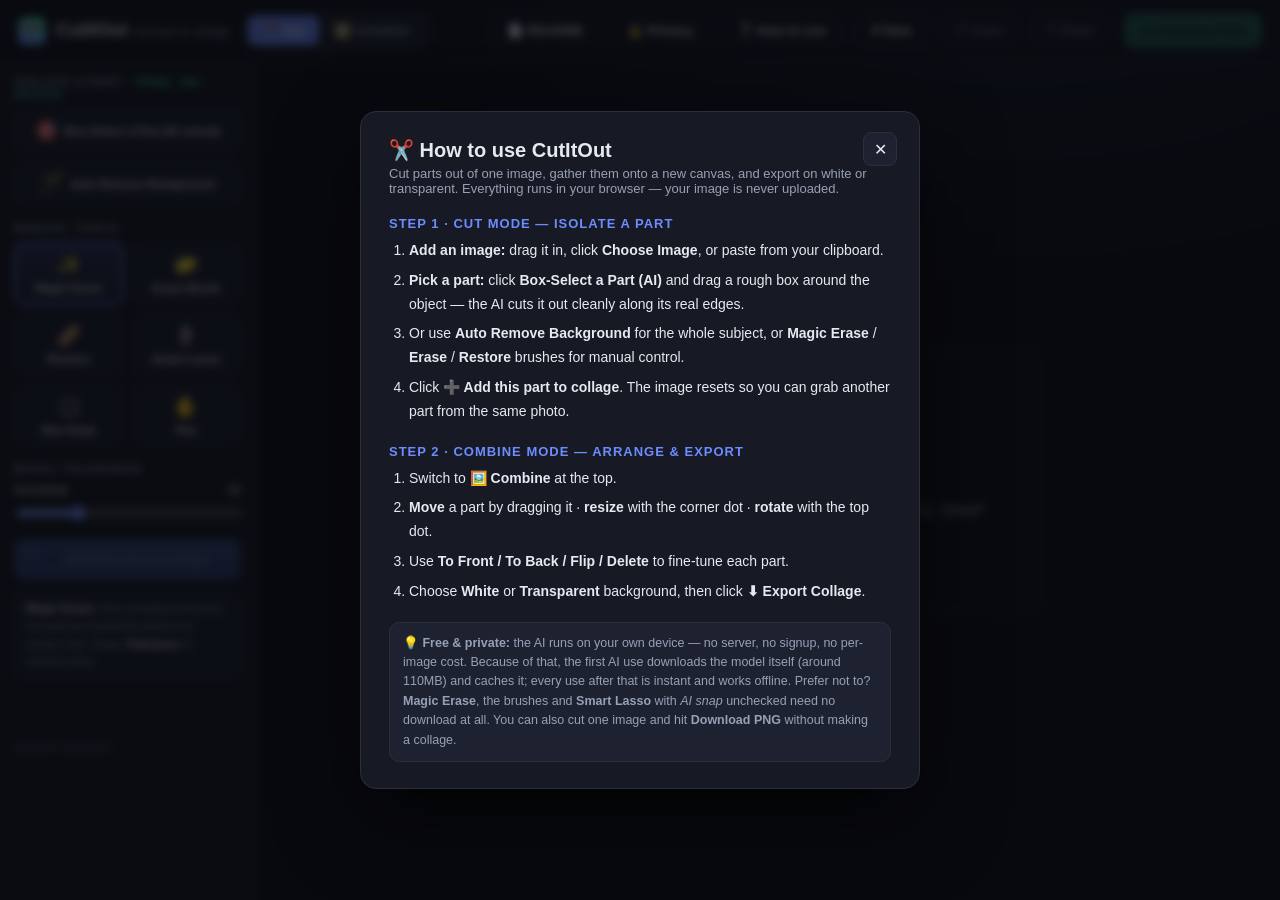
<file: index.html>
<!DOCTYPE html>
<html lang="en">
<head>
<meta charset="utf-8" />
<meta name="viewport" content="width=device-width, initial-scale=1" />
<title>CutItOut — Cut Out Parts of a Photo &amp; Combine Them Free</title>
<meta name="description" content="Cut people, pets or objects out of any photo and combine them into one image. Free, no signup, and your photos never leave your device — the AI runs in your browser.">
<link rel="canonical" href="https://www.cutitoutbg.com/">
<meta name="referrer" content="strict-origin-when-cross-origin">

<!-- Inline SVG favicon: removes the /favicon.ico 404 that fired on every load
     without costing a request. -->
<link rel="icon" href="data:image/svg+xml,%3Csvg xmlns='http://www.w3.org/2000/svg' viewBox='0 0 32 32'%3E%3Crect width='32' height='32' rx='8' fill='%236c8cff'/%3E%3Ctext y='23' x='16' font-size='18' text-anchor='middle'%3E%E2%9C%82%EF%B8%8F%3C/text%3E%3C/svg%3E">

<!-- Warm DNS + TLS for the two CDNs the AI tools load from, so the first use
     doesn't pay for connection setup. Nothing is fetched at page load. -->
<link rel="preconnect" href="https://cdn.jsdelivr.net" crossorigin>
<link rel="preconnect" href="https://huggingface.co" crossorigin>

<meta property="og:type"         content="website">
<meta property="og:url"          content="https://www.cutitoutbg.com/">
<meta property="og:title"        content="CutItOut — Cut Out Parts of a Photo &amp; Combine Them">
<meta property="og:description"  content="Cut people, pets or objects out of any photo and combine them into one image. Free, no upload, runs entirely in your browser.">
<meta property="og:image"        content="https://www.cutitoutbg.com/og-image.png">
<meta property="og:image:width"  content="1200">
<meta property="og:image:height" content="630">
<meta property="og:site_name"    content="CutItOut">

<meta name="twitter:card"        content="summary_large_image">
<meta name="twitter:title"       content="CutItOut — Cut Out Parts of a Photo &amp; Combine Them">
<meta name="twitter:description" content="Free browser-based cutout &amp; collage tool. Your photos never leave your device.">
<meta name="twitter:image"       content="https://www.cutitoutbg.com/og-image.png">

<meta name="theme-color" content="#0e1017">

<script type="application/ld+json">
{
  "@context": "https://schema.org",
  "@type": "WebApplication",
  "name": "CutItOut",
  "url": "https://www.cutitoutbg.com/",
  "applicationCategory": "MultimediaApplication",
  "operatingSystem": "Any (web browser)",
  "browserRequirements": "Requires JavaScript and WebAssembly",
  "description": "Cut people, pets or objects out of a photo and combine them into a single image. Runs entirely on-device — images are never uploaded.",
  "offers": { "@type": "Offer", "price": "0", "priceCurrency": "USD" },
  "featureList": [
    "AI box-select cutout",
    "Automatic background removal",
    "Magic erase and restore brushes",
    "Smart lasso with edge snapping",
    "Multi-part collage canvas",
    "Transparent or white PNG export",
    "Fully on-device processing"
  ]
}
</script>

<script type="application/ld+json">
{
  "@context": "https://schema.org",
  "@type": "FAQPage",
  "mainEntity": [
    { "@type": "Question", "name": "Are my photos uploaded to a server?",
      "acceptedAnswer": { "@type": "Answer", "text": "No. CutItOut runs the AI model inside your browser using WebAssembly. Your image never leaves your device and is never sent anywhere." } },
    { "@type": "Question", "name": "How do I combine two people from different photos into one picture?",
      "acceptedAnswer": { "@type": "Answer", "text": "Open the first photo in Cut mode, box-select the person, and click Add this part to collage. Then load the second photo, cut out the second person, and add that too. Switch to Combine mode to position and resize both, then export." } },
    { "@type": "Question", "name": "Is CutItOut free?",
      "acceptedAnswer": { "@type": "Answer", "text": "Yes. There is no signup, no watermark and no per-image cost, because the processing happens on your own device." } },
    { "@type": "Question", "name": "Can I export with a transparent background?",
      "acceptedAnswer": { "@type": "Answer", "text": "Yes. Choose Transparent in the Background panel before exporting and you will get a PNG with a real alpha channel." } }
  ]
}
</script>

<!-- Google AdSense. NOTE: keep Auto Ads OFF for this page in the AdSense
     dashboard — auto-injected overlays will land on top of the canvas and
     cause accidental clicks. Use the manual unit in the sidebar instead. -->
<script async src="https://pagead2.googlesyndication.com/pagead/js/adsbygoogle.js?client=ca-pub-6423038605227421" crossorigin="anonymous"></script>
<style>
  :root{
    --bg:#0e1017; --panel:#171a24; --panel2:#1e2230; --line:#2a2f40;
    --txt:#e7e9f0; --muted:#98a0b5; --accent:#6c8cff; --accent2:#41d6a2;
    --danger:#ff6b6b;
  }
  *{box-sizing:border-box}
  html,body{margin:0;height:100%}
  body{
    font-family:-apple-system,BlinkMacSystemFont,"Segoe UI",Roboto,Helvetica,Arial,sans-serif;
    background:radial-gradient(1200px 700px at 80% -10%,#1b2030 0,var(--bg) 55%);
    color:var(--txt); display:flex; flex-direction:column; height:100vh; overflow:hidden;
  }
  header{
    display:flex; align-items:center; gap:14px; padding:12px 18px;
    border-bottom:1px solid var(--line); background:rgba(20,23,33,.7); backdrop-filter:blur(8px); z-index:10;
  }
  .logo{display:flex;align-items:center;gap:10px;font-weight:700;font-size:18px}
  .logo .mark{
    width:28px;height:28px;border-radius:8px;
    background:conic-gradient(from 200deg,var(--accent),var(--accent2),var(--accent));
    display:grid;place-items:center;font-size:15px;
  }
  .logo small{color:var(--muted);font-weight:500;font-size:12px}
  header .spacer{flex:1}
  .modeswitch{display:flex;background:var(--panel2);border:1px solid var(--line);border-radius:10px;padding:3px}
  .modeswitch button{border:0;background:transparent;color:var(--muted);padding:7px 15px;border-radius:8px;cursor:pointer;font-size:13px;font-weight:600}
  .modeswitch button.on{background:var(--accent);color:#fff}
  .btn{
    border:1px solid var(--line); background:var(--panel2); color:var(--txt);
    padding:9px 14px; border-radius:10px; cursor:pointer; font-size:13px; font-weight:600;
    display:inline-flex; align-items:center; gap:7px; transition:.15s; white-space:nowrap;
  }
  .btn:hover:not(:disabled){border-color:var(--accent);transform:translateY(-1px)}
  .btn:disabled{opacity:.4;cursor:not-allowed}
  .btn.good{background:linear-gradient(180deg,var(--accent2),#33bd8d);border-color:transparent;color:#06231a}
  .btn.primary{background:linear-gradient(180deg,var(--accent),#5570e6);border-color:transparent}
  .btn.ghost{background:transparent}
  .btn.sm{padding:7px 10px;font-size:12px}
  a.btn{text-decoration:none;color:var(--txt)}   /* header links styled as buttons */
  a.btn:hover{color:var(--txt)}

  main{flex:1;display:flex;min-height:0}
  .rail{
    width:256px; background:var(--panel); border-right:1px solid var(--line);
    padding:14px; overflow-y:auto; display:flex; flex-direction:column; gap:16px;
  }
  .group h4{margin:0 0 8px;font-size:11px;letter-spacing:1.4px;text-transform:uppercase;color:var(--muted)}
  .adslot{margin-top:28px;padding-top:16px;border-top:1px solid var(--line)}
  .adlabel{font-size:10px;letter-spacing:1.2px;text-transform:uppercase;color:var(--muted);opacity:.6;margin-bottom:8px}
  .tools{display:grid;grid-template-columns:1fr 1fr;gap:8px}
  .tool{
    border:1px solid var(--line); background:var(--panel2); border-radius:10px; padding:10px 8px;
    cursor:pointer; text-align:center; font-size:11.5px; font-weight:600; color:var(--txt); transition:.15s;
    display:flex;flex-direction:column;align-items:center;gap:6px;
  }
  .tool .ic{font-size:19px}
  .tool:hover{border-color:var(--accent)}
  .tool.active{border-color:var(--accent);background:linear-gradient(180deg,rgba(108,140,255,.22),rgba(108,140,255,.07));box-shadow:0 0 0 1px var(--accent) inset}
  .tool.wide{grid-column:span 2;flex-direction:row;justify-content:center}
  .ctl{font-size:12px;color:var(--muted);display:flex;flex-direction:column;gap:6px}
  .ctl .row{display:flex;justify-content:space-between;align-items:center;color:var(--txt)}
  input[type=range]{width:100%;accent-color:var(--accent)}
  .hint{font-size:11.5px;line-height:1.55;color:var(--muted);background:var(--panel2);border:1px solid var(--line);border-radius:10px;padding:9px 11px}
  .hint b{color:var(--txt)}
  .addbtn{width:100%;justify-content:center;padding:12px}
  .seg{display:flex;gap:6px}
  .seg button{flex:1;border:1px solid var(--line);background:var(--panel2);color:var(--txt);border-radius:8px;padding:8px;cursor:pointer;font-size:12px;font-weight:600}
  .seg button.on{border-color:var(--accent);background:rgba(108,140,255,.15)}
  .layerlist{display:flex;flex-direction:column;gap:6px;max-height:180px;overflow:auto}
  .layerrow{display:flex;align-items:center;gap:8px;padding:6px;border:1px solid var(--line);border-radius:8px;background:var(--panel2);cursor:pointer;font-size:12px}
  .layerrow.sel{border-color:var(--accent);box-shadow:0 0 0 1px var(--accent) inset}
  .layerrow img{width:34px;height:34px;object-fit:contain;background:#0b0d13;border-radius:5px}
  .layerrow .nm{flex:1}
  .layerrow button{border:0;background:transparent;color:var(--muted);cursor:pointer;font-size:14px}
  .layerrow button:hover{color:var(--danger)}

  .stage{flex:1;position:relative;overflow:auto;min-width:0;display:grid;place-items:center}
  #wrap{position:relative;box-shadow:0 20px 60px rgba(0,0,0,.5);border-radius:6px;overflow:hidden;touch-action:none;margin:auto}
  #wrap canvas{display:block;position:absolute;top:0;left:0}
  #board{position:absolute;inset:0}
  .checker,#board,.paper.transparent{
    background-image:
      linear-gradient(45deg,#c9ccd6 25%,transparent 25%),
      linear-gradient(-45deg,#c9ccd6 25%,transparent 25%),
      linear-gradient(45deg,transparent 75%,#c9ccd6 75%),
      linear-gradient(-45deg,transparent 75%,#c9ccd6 75%);
    background-size:22px 22px;
    background-position:0 0,0 11px,11px -11px,-11px 0;
    background-color:#eef0f5;
  }
  .drop{position:absolute;inset:0;display:flex;align-items:center;justify-content:center;text-align:center;padding:30px;color:var(--muted)}
  .drop .big{font-size:52px}
  .drop h2{color:var(--txt);margin:.4em 0;font-size:22px}
  .dropzone{border:2px dashed var(--line);border-radius:18px;padding:40px 54px;transition:.15s;background:rgba(23,26,36,.4)}
  .dropzone.hover{border-color:var(--accent);background:rgba(108,140,255,.08)}

  .statusbar{position:absolute;left:14px;bottom:12px;display:flex;gap:8px;align-items:center;
    background:rgba(14,16,23,.85);border:1px solid var(--line);border-radius:10px;padding:7px 12px;font-size:12px;color:var(--muted)}
  .zoombar{position:absolute;right:14px;bottom:12px;display:flex;gap:6px;align-items:center;
    background:rgba(14,16,23,.85);border:1px solid var(--line);border-radius:10px;padding:6px}
  .zoombar button{width:30px;height:30px;border-radius:8px;border:1px solid var(--line);background:var(--panel2);color:var(--txt);cursor:pointer;font-size:16px}
  .zoombar span{min-width:46px;text-align:center;font-size:12px}

  /* combine stage */
  #combineStage{position:relative}
  .paper{position:relative;box-shadow:0 20px 60px rgba(0,0,0,.5);border-radius:4px;transform-origin:center center}
  .paper.white{background:#fff}
  .layer{position:absolute;left:0;top:0;cursor:grab;user-select:none;touch-action:none}
  .layer img{width:100%;height:100%;display:block;pointer-events:none;-webkit-user-drag:none}
  .layer.sel{outline:2px solid var(--accent);outline-offset:0}
  .handle{position:absolute;width:16px;height:16px;background:var(--accent);border:2px solid #fff;border-radius:50%;display:none}
  .layer.sel .handle{display:block}
  .h-resize{right:-9px;bottom:-9px;cursor:nwse-resize}
  .h-rot{left:50%;top:-30px;transform:translateX(-50%);cursor:grab;background:var(--accent2)}
  .h-rot::after{content:"";position:absolute;left:50%;top:16px;width:2px;height:14px;background:var(--accent2);transform:translateX(-50%)}

  .overlaymsg{position:absolute;inset:0;display:flex;flex-direction:column;gap:16px;align-items:center;justify-content:center;
    background:rgba(10,12,18,.72);backdrop-filter:blur(3px);z-index:50;color:var(--txt)}
  .spinner{width:46px;height:46px;border-radius:50%;border:4px solid var(--line);border-top-color:var(--accent);animation:spin 1s linear infinite}
  @keyframes spin{to{transform:rotate(360deg)}}
  .bar{width:240px;height:8px;border-radius:6px;background:var(--panel2);overflow:hidden}
  .bar > i{display:block;height:100%;width:10%;background:linear-gradient(90deg,var(--accent),var(--accent2));transition:width .2s}
  .hidden{display:none!important}
  .brushcursor{position:fixed;border:2px solid #fff;border-radius:50%;pointer-events:none;mix-blend-mode:difference;z-index:40;display:none}
  .toast{position:fixed;top:14px;left:50%;transform:translateX(-50%);background:var(--panel2);border:1px solid var(--line);
    padding:10px 16px;border-radius:10px;font-size:13px;z-index:60;opacity:0;transition:.25s;pointer-events:none}
  .toast.show{opacity:1}
  .free{color:var(--accent2);font-weight:700}

  /* help modal */
  .modal{position:fixed;inset:0;z-index:100;display:none;align-items:center;justify-content:center;padding:20px;
    background:rgba(6,8,12,.72);backdrop-filter:blur(4px)}
  .modal.show{display:flex}
  .modal .card{background:var(--panel);border:1px solid var(--line);border-radius:16px;max-width:560px;width:100%;
    max-height:85vh;overflow:auto;padding:26px 28px;box-shadow:0 30px 80px rgba(0,0,0,.6)}
  .modal h2{margin:0 0 4px;font-size:20px}
  .modal .sub{color:var(--muted);font-size:13px;margin:0 0 18px}
  .modal h3{margin:20px 0 8px;font-size:13px;letter-spacing:1px;text-transform:uppercase;color:var(--accent)}
  .modal ol{margin:0;padding-left:20px;line-height:1.7;font-size:14px}
  .modal ol li{margin-bottom:6px}
  .modal ol b{color:var(--txt)}
  .modal .note{margin-top:18px;font-size:12.5px;color:var(--muted);background:var(--panel2);border:1px solid var(--line);border-radius:10px;padding:11px 13px;line-height:1.55}
  .modal .close{float:right;border:1px solid var(--line);background:var(--panel2);color:var(--txt);border-radius:8px;
    width:34px;height:34px;cursor:pointer;font-size:16px;margin:-6px -6px 0 0}
  @media (max-width:760px){.rail{width:196px}}
</style>
</head>
<body>

<header>
  <div class="logo">
    <div class="mark">✂️</div>
    <div>CutItOut <small>remover &amp; collage</small></div>
  </div>
  <div class="modeswitch" id="modeSwitch">
    <button data-mode="cut" class="on">✂️ Cut</button>
    <button data-mode="combine">🖼️ Combine</button>
  </div>
  <div class="spacer"></div>
  <!-- A reachable privacy policy is an AdSense policy requirement, and this
       app has no footer to put one in — so it lives here. -->
  <a class="btn ghost" href="/readme.html">📄 README</a>
  <a class="btn ghost" href="/privacy.html">🔒 Privacy</a>
  <button class="btn ghost" id="helpBtn">❔ How to use</button>
  <button class="btn ghost" id="newBtn">↺ New</button>
  <button class="btn" id="undoBtn" disabled>↶ Undo</button>
  <button class="btn" id="redoBtn" disabled>↷ Redo</button>
  <button class="btn good" id="downloadBtn" disabled>⬇ Download PNG</button>
</header>

<main>
  <!-- ===== CUT RAIL ===== -->
  <aside class="rail" id="cutRail">
    <div class="group">
      <h4>Isolate a part <span class="free">· free, on-device</span></h4>
      <div class="tools">
        <div class="tool wide" id="aiRegion"><span class="ic">🎯</span>Box-Select a Part (AI cutout)</div>
        <div class="tool wide" id="aiFull"><span class="ic">🪄</span>Auto Remove Background</div>
      </div>
    </div>

    <div class="group">
      <h4>Manual Tools</h4>
      <div class="tools">
        <div class="tool" data-tool="magic"><div class="ic">✨</div>Magic Erase</div>
        <div class="tool" data-tool="erase"><div class="ic">🧽</div>Erase Brush</div>
        <div class="tool" data-tool="restore"><div class="ic">🩹</div>Restore</div>
        <div class="tool" data-tool="lasso"><div class="ic">🪢</div>Smart Lasso</div>
        <div class="tool" data-tool="rect"><div class="ic">⬚</div>Box Keep</div>
        <div class="tool" data-tool="pan"><div class="ic">✋</div>Pan</div>
      </div>
    </div>

    <div class="group" id="brushCtl">
      <h4>Brush Size</h4>
      <div class="ctl">
        <div class="row"><span>Radius</span><span id="brushVal">40 px</span></div>
        <input type="range" id="brushSize" min="4" max="150" value="40">
      </div>
    </div>

    <div class="group" id="tolCtl">
      <h4>Magic Tolerance</h4>
      <div class="ctl">
        <div class="row"><span>Sensitivity</span><span id="tolVal">32</span></div>
        <input type="range" id="tolerance" min="2" max="120" value="32">
      </div>
    </div>

    <div class="group" id="lassoCtl" style="display:none">
      <h4>Smart Lasso</h4>
      <label style="display:flex;align-items:center;gap:8px;font-size:13px;color:var(--txt);cursor:pointer">
        <input type="checkbox" id="lassoAI" checked style="width:16px;height:16px;accent-color:var(--accent);cursor:pointer"> AI snap to edges
      </label>
      <div class="hint" style="margin-top:8px">Draw a rough loop around a part (a face, a leg…); it reshapes to the object's real edges. Uncheck for an exact hand-drawn cut, or when offline.</div>
    </div>

    <div class="group">
      <button class="btn primary addbtn" id="addToComp" disabled>➕ Add this part to collage</button>
      <div class="hint" id="tipBox" style="margin-top:10px"></div>
    </div>

    <!-- Ad slot. Deliberately placed at the foot of the scrolling sidebar,
         separated by a rule and 28px of space, and clearly labelled. The
         Download / Export buttons live in the header, far from here.

         BEFORE THIS EARNS: replace ###### below with the numeric slot ID of a
         228x200 display unit created in the AdSense dashboard. Until then
         AdSense logs an invalid-slot error on every load and the space stays
         blank. The adsbygoogle.js loader is already in <head> — it belongs
         once per page, so it is not repeated here. -->
    <div class="adslot">
      <div class="adlabel">Advertisement</div>
      <!-- cutitoutbgads -->
      <ins class="adsbygoogle"
           style="display:inline-block;width:228px;height:200px"
           data-ad-client="ca-pub-6423038605227421"
           data-ad-slot="7531248450"></ins>
      <script>
           (adsbygoogle = window.adsbygoogle || []).push({});
      </script>
    </div>
  </aside>

  <!-- ===== COMBINE RAIL ===== -->
  <aside class="rail hidden" id="combineRail">
    <div class="group">
      <h4>Background</h4>
      <div class="seg" id="bgSeg">
        <button data-bg="white" class="on">White</button>
        <button data-bg="transparent">Transparent</button>
      </div>
    </div>
    <div class="group">
      <h4>Selected Part</h4>
      <div class="tools">
        <button class="btn sm" id="frontBtn">⬆ To Front</button>
        <button class="btn sm" id="backBtn">⬇ To Back</button>
        <button class="btn sm" id="flipBtn">↔ Flip</button>
        <button class="btn sm" id="delBtn">🗑 Delete</button>
      </div>
    </div>
    <div class="group">
      <h4>Parts (<span id="layerCount">0</span>)</h4>
      <div class="layerlist" id="layerList"></div>
    </div>
    <div class="group">
      <button class="btn good addbtn" id="exportComp" disabled>⬇ Export Collage</button>
      <div class="hint" style="margin-top:10px">Drag a part to move it · drag the corner dot to resize · drag the top dot to rotate. Add more parts from <b>Cut</b> mode.</div>
    </div>
  </aside>

  <!-- ===== CUT STAGE ===== -->
  <section class="stage" id="cutStage">
    <div id="wrap" class="hidden">
      <!-- #board is the transparency checkerboard. It used to be a third
           <canvas> that was allocated at full image size and then never drawn
           to — a wasted 23MB backing store at the 2400px cap. The pattern comes
           from CSS, so a stretched div does the identical job for free. -->
      <div id="board"></div>
      <canvas id="img"></canvas>
      <canvas id="overlay"></canvas>
    </div>

    <div class="drop" id="drop">
      <div class="dropzone" id="dropzone">
        <div class="big">🖼️</div>
        <h2>Drop an image here</h2>
        <p>or <b>click to browse</b> · paste from clipboard · PNG, JPG, WebP</p>
        <button class="btn primary" id="browseBtn">Choose Image</button>
      </div>
    </div>

    <div class="statusbar hidden" id="statusbar"></div>
    <div class="zoombar hidden" id="zoombar">
      <button id="zoomOut">−</button><span id="zoomLbl">100%</span><button id="zoomIn">+</button>
      <button id="zoomFit" title="Fit to screen">⤢</button>
    </div>

    <div class="overlaymsg hidden" id="loader">
      <div class="spinner"></div>
      <div id="loaderTxt">Loading AI model…</div>
      <div class="bar"><i id="loaderBar"></i></div>
    </div>
  </section>

  <!-- ===== COMBINE STAGE ===== -->
  <section class="stage hidden" id="combineStage">
    <div class="paper white" id="paper"></div>
    <div class="drop" id="combineEmpty">
      <div>
        <div class="big">🧩</div>
        <h2>Your collage canvas</h2>
        <p>Go to <b>✂️ Cut</b>, isolate a part, then click <b>Add this part to collage</b>.</p>
      </div>
    </div>
  </section>
</main>

<!-- ===== HOW-TO-USE MODAL ===== -->
<div class="modal" id="helpModal">
  <div class="card">
    <button class="close" id="helpClose">✕</button>
    <h2>✂️ How to use CutItOut</h2>
    <p class="sub">Cut parts out of one image, gather them onto a new canvas, and export on white or transparent. Everything runs in your browser — your image is never uploaded.</p>

    <h3>Step 1 · Cut mode — isolate a part</h3>
    <ol>
      <li><b>Add an image:</b> drag it in, click <b>Choose Image</b>, or paste from your clipboard.</li>
      <li><b>Pick a part:</b> click <b>Box-Select a Part (AI)</b> and drag a rough box around the object — the AI cuts it out cleanly along its real edges.</li>
      <li>Or use <b>Auto Remove Background</b> for the whole subject, or <b>Magic Erase</b> / <b>Erase</b> / <b>Restore</b> brushes for manual control.</li>
      <li>Click <b>➕ Add this part to collage</b>. The image resets so you can grab another part from the same photo.</li>
    </ol>

    <h3>Step 2 · Combine mode — arrange &amp; export</h3>
    <ol>
      <li>Switch to <b>🖼️ Combine</b> at the top.</li>
      <li><b>Move</b> a part by dragging it · <b>resize</b> with the corner dot · <b>rotate</b> with the top dot.</li>
      <li>Use <b>To Front / To Back / Flip / Delete</b> to fine-tune each part.</li>
      <li>Choose <b>White</b> or <b>Transparent</b> background, then click <b>⬇ Export Collage</b>.</li>
    </ol>

    <div class="note">💡 <b>Free &amp; private:</b> the AI runs on your own device — no server, no signup, no per-image cost. Because of that, the first AI use downloads the model itself (around 110MB) and caches it; every use after that is instant and works offline. Prefer not to? <b>Magic Erase</b>, the brushes and <b>Smart Lasso</b> with <i>AI snap</i> unchecked need no download at all. You can also cut one image and hit <b>Download PNG</b> without making a collage.</div>
  </div>
</div>

<div class="brushcursor" id="bcursor"></div>
<input type="file" id="fileInput" accept="image/*" class="hidden">
<div class="toast" id="toast"></div>

<script type="module">
const $ = s => document.querySelector(s);
const wrap=$("#wrap"), imgC=$("#img"), ovC=$("#overlay");
const ictx=imgC.getContext("2d",{willReadFrequently:true});
const octx=ovC.getContext("2d");
const drop=$("#drop"), dropzone=$("#dropzone"), fileInput=$("#fileInput");
const bcursor=$("#bcursor"), statusbar=$("#statusbar"), toastEl=$("#toast");
const cutStage=$("#cutStage"), combineStage=$("#combineStage");

let W=0,H=0, scale=1, currentTool="magic", hasImage=false, originalData=null, originalCanvas=null;
let mode="cut";

/* ---------- toast ---------- */
let tT; function toast(m){ toastEl.textContent=m; toastEl.classList.add("show"); clearTimeout(tT); tT=setTimeout(()=>toastEl.classList.remove("show"),2800); }

/* ---------- history (cut mode) ---------- */
/* History stores ONLY the alpha channel (Uint8Array, W*H) rather than full
   RGBA ImageData. Every edit in this file touches alpha and nothing else, and
   originalData holds the invariant RGB — so alpha alone fully describes a
   state, at 1/4 the memory. At the 2400px cap this takes a 25-step history
   from ~432MB (which crashes iOS Safari) to ~86MB.
   It is also MORE correct: canvas storage is premultiplied, so the old code
   lost RGB wherever alpha hit zero. */
const undoStack=[], redoStack=[]; const MAXH=20;
/* `src` is an optional RGBA buffer the caller already has in hand. Operations
   like magic erase have just written a full ImageData back to the canvas, and
   re-reading it would allocate and copy another W*H*4 buffer (23MB at the
   2400px cap) to recover bytes we were holding a moment earlier. */
function snapshot(src){
  redoStack.length=0;
  try{
    const d=src||ictx.getImageData(0,0,W,H).data;
    const alpha=new Uint8Array(W*H);
    for(let i=0,p=3;i<alpha.length;i++,p+=4) alpha[i]=d[p];
    undoStack.push(alpha);
  }catch(e){
    toast("Couldn't save an undo step (image too large).");
    return;
  }
  if(undoStack.length>MAXH) undoStack.shift();
  updateHist();
}
function restoreSnapshot(alpha){
  if(!alpha||!originalData) return;
  const id=ictx.createImageData(W,H), d=id.data, o=originalData.data;
  for(let i=0,p=0;i<alpha.length;i++,p+=4){
    d[p]=o[p]; d[p+1]=o[p+1]; d[p+2]=o[p+2]; d[p+3]=alpha[i];
  }
  ictx.putImageData(id,0,0);
}
function updateHist(){
  $("#undoBtn").disabled=undoStack.length<=1;
  $("#redoBtn").disabled=redoStack.length===0;
  $("#downloadBtn").disabled=(mode==="cut")?!hasImage:!layers.length;
  $("#addToComp").disabled=!hasImage;
}
$("#undoBtn").onclick=()=>{ if(mode!=="cut"||undoStack.length<=1)return; redoStack.push(undoStack.pop()); restoreSnapshot(undoStack[undoStack.length-1]); updateHist(); };
$("#redoBtn").onclick=()=>{ if(mode!=="cut"||!redoStack.length)return; const a=redoStack.pop(); undoStack.push(a); restoreSnapshot(a); updateHist(); };

/* ---------- load image ---------- */
$("#browseBtn").onclick=e=>{ e.stopPropagation(); fileInput.click(); };
dropzone.onclick=e=>{ if(e.target.id!=="browseBtn") fileInput.click(); };
fileInput.onchange=e=>{ if(e.target.files[0]) loadFile(e.target.files[0]); };
["dragenter","dragover"].forEach(ev=>document.addEventListener(ev,e=>{e.preventDefault();dropzone.classList.add("hover");}));
document.addEventListener("dragleave",e=>{ if(e.relatedTarget===null) dropzone.classList.remove("hover"); });
document.addEventListener("drop",e=>{
  e.preventDefault(); dropzone.classList.remove("hover");
  const f=[...(e.dataTransfer.files||[])].find(f=>f.type.startsWith("image/"));
  if(f){ if(mode!=="cut") setMode("cut"); loadFile(f); }
});
window.addEventListener("paste",e=>{
  const it=[...(e.clipboardData?.items||[])].find(i=>i.type.startsWith("image/"));
  if(it){ if(mode!=="cut") setMode("cut"); loadFile(it.getAsFile()); }
});
const MAX_FILE_BYTES=25*1024*1024;
function loadFile(file){
  if(file.size>MAX_FILE_BYTES){
    toast(`That image is ${(file.size/1048576).toFixed(0)} MB — please use one under 25 MB.`);
    return;
  }
  const img=new Image();
  const url=URL.createObjectURL(file);
  img.onload=()=>{ setupImage(img); URL.revokeObjectURL(url); };
  img.onerror=()=>{ URL.revokeObjectURL(url); toast("Could not load that image."); };
  img.src=url;
}
function setupImage(img){
  const MAXPX=2400; let w=img.naturalWidth,h=img.naturalHeight;
  if(Math.max(w,h)>MAXPX){ const r=MAXPX/Math.max(w,h); w=Math.round(w*r); h=Math.round(h*r); }
  W=w; H=h;
  [imgC,ovC].forEach(c=>{c.width=W;c.height=H;});
  ictx.clearRect(0,0,W,H);
  ictx.drawImage(img,0,0,W,H);
  originalData=ictx.getImageData(0,0,W,H);
  /* Offscreen copy of the pristine image — drawImage from this respects clip()
     and compositing, which putImageData does not. Used by the restore brush. */
  originalCanvas=document.createElement("canvas");
  originalCanvas.width=W; originalCanvas.height=H;
  originalCanvas.getContext("2d").drawImage(img,0,0,W,H);
  hasImage=true;
  drop.classList.add("hidden"); wrap.classList.remove("hidden");
  statusbar.classList.remove("hidden"); $("#zoombar").classList.remove("hidden");
  undoStack.length=0; redoStack.length=0; snapshot();
  fitZoom(); updateStatus();
  toast("Loaded — isolate a part, then Add to collage ✂️");
}
$("#newBtn").onclick=()=>{
  if((hasImage||layers.length) && !confirm("Start over? This clears the image and the collage.")) return;
  hasImage=false; wrap.classList.add("hidden"); drop.classList.remove("hidden");
  statusbar.classList.add("hidden"); $("#zoombar").classList.add("hidden");
  undoStack.length=0; redoStack.length=0; fileInput.value="";
  /* Drop every large buffer. Without this, "New" left the previous photo's
     ImageData, its offscreen copy and the flood-fill scratch (well over 70MB
     at the size cap) reachable for the rest of the session, so loading a
     handful of photos in a row climbed until the tab was killed. */
  originalData=null;
  originalCanvas=null;
  _vis=null; _stack=null; _scratchN=0;
  imgC.width=ovC.width=1; imgC.height=ovC.height=1;
  W=H=0;
  clearLayers(); updateHist();
};

/* ---------- zoom ---------- */
function applyZoom(){
  const w=W*scale,h=H*scale;
  wrap.style.width=w+"px"; wrap.style.height=h+"px";
  [imgC,ovC].forEach(c=>{c.style.width=w+"px";c.style.height=h+"px";});
  $("#zoomLbl").textContent=Math.round(scale*100)+"%";
}
function fitZoom(){
  const r=cutStage.getBoundingClientRect(), pad=60;
  scale=Math.min((r.width-pad)/W,(r.height-pad)/H,1); scale=Math.max(scale,0.05); applyZoom();
}
$("#zoomIn").onclick=()=>{scale=Math.min(scale*1.25,8);applyZoom();};
$("#zoomOut").onclick=()=>{scale=Math.max(scale/1.25,0.05);applyZoom();};
$("#zoomFit").onclick=fitZoom;
cutStage.addEventListener("wheel",e=>{
  if(!hasImage||(!e.ctrlKey&&!e.metaKey)) return;
  e.preventDefault(); const d=e.deltaY<0?1.1:1/1.1; scale=Math.min(Math.max(scale*d,0.05),8); applyZoom();
},{passive:false});
window.addEventListener("resize",()=>{ if(hasImage) applyZoom(); if(mode==="combine") fitPaper(); });

/* ---------- tools ---------- */
const TIPS={
  magic:"<b>Magic Erase:</b> click a background area to erase all connected pixels of a similar color. Raise <b>Tolerance</b> to remove more.",
  erase:"<b>Erase Brush:</b> paint over anything to make it transparent. Use <b>[</b> / <b>]</b> to size the brush.",
  restore:"<b>Restore:</b> paint to bring back erased pixels from the original image.",
  lasso:"<b>Smart Lasso:</b> draw a rough loop around a part and it snaps to the object's real edges (a face, a leg, a hand). Uncheck <b>AI snap</b> for an exact hand-drawn cut.",
  rect:"<b>Box Keep:</b> drag a rectangle around the part to keep — everything outside is removed.",
  pan:"<b>Pan:</b> drag to move the canvas. Hold <b>Ctrl/⌘</b> + scroll to zoom."
};
document.querySelectorAll(".tool[data-tool]").forEach(t=>t.onclick=()=>selectTool(t.dataset.tool));
function selectTool(name){
  currentTool=name; aiRegionArmed=false;
  document.querySelectorAll(".tool[data-tool]").forEach(t=>t.classList.toggle("active",t.dataset.tool===name));
  document.querySelectorAll(".tool.wide").forEach(t=>t.classList.remove("active"));
  $("#tipBox").innerHTML=TIPS[name]||"";
  $("#brushCtl").style.display=(name==="erase"||name==="restore")?"":"none";
  $("#tolCtl").style.display=(name==="magic")?"":"none";
  $("#lassoCtl").style.display=(name==="lasso")?"":"none";
  ovC.style.cursor=name==="pan"?"grab":(name==="lasso"||name==="rect")?"crosshair":"default";
  bcursor.style.display="none"; updateStatus();
}
let brushSize=40, tolerance=32;
$("#brushSize").oninput=e=>{brushSize=+e.target.value;$("#brushVal").textContent=brushSize+" px";};
$("#tolerance").oninput=e=>{tolerance=+e.target.value;$("#tolVal").textContent=tolerance;};

/* ---------- coords ---------- */
function toImgXY(e){ const r=imgC.getBoundingClientRect(); return {x:(e.clientX-r.left)/scale,y:(e.clientY-r.top)/scale}; }

/* ---------- brush ---------- */
let drawing=false,lastPt=null;
/* BUGFIX: putImageData ignores clip() and globalCompositeOperation by spec, so
   the old restore brush painted a SQUARE while the cursor showed a circle.
   drawImage respects both, so we blit from an offscreen copy of the original. */
function stampBrush(x,y,restore){
  ictx.save(); ictx.beginPath(); ictx.arc(x,y,brushSize,0,Math.PI*2); ictx.clip();
  if(restore){
    ictx.globalCompositeOperation="source-over";
    if(originalCanvas) ictx.drawImage(originalCanvas,0,0);
  }else{
    ictx.globalCompositeOperation="destination-out"; ictx.fillStyle="#000";
    ictx.fillRect(x-brushSize,y-brushSize,brushSize*2,brushSize*2);
  }
  ictx.restore();
}
function strokeBrush(x0,y0,x1,y1,restore){
  if(!restore){
    /* Erase: a round-capped stroked line IS the swept circle, and
       destination-out needs no clip at all. One stroke replaces dozens of
       stamped circles — faster and smoother, with no seams. */
    ictx.save();
    ictx.beginPath(); ictx.moveTo(x0,y0); ictx.lineTo(x1,y1);
    ictx.lineWidth=brushSize*2; ictx.lineCap="round"; ictx.lineJoin="round";
    ictx.globalCompositeOperation="destination-out";
    ictx.strokeStyle="#000"; ictx.stroke();
    ictx.restore();
    return;
  }
  /* Restore needs a real clipping region, and clip() uses a path's FILL area —
     a zero-width line has none. So stamp clipped arcs, which do have fill. */
  const dist=Math.hypot(x1-x0,y1-y0), steps=Math.max(1,Math.floor(dist/(brushSize/3)));
  for(let i=0;i<=steps;i++) stampBrush(x0+(x1-x0)*i/steps,y0+(y1-y0)*i/steps,true);
}

/* ---------- keep-region (lasso / box) ---------- */
let lassoPts=[], rectStart=null;
function keepPath(build){
  const tmp=document.createElement("canvas"); tmp.width=W; tmp.height=H;
  const t=tmp.getContext("2d");
  t.drawImage(imgC,0,0);
  t.globalCompositeOperation="destination-in";
  t.beginPath(); build(t); t.closePath(); t.fill();
  ictx.clearRect(0,0,W,H); ictx.drawImage(tmp,0,0); snapshot();
}
function plainLassoKeep(pts){
  keepPath(t=>{ t.moveTo(pts[0].x,pts[0].y); pts.forEach(pt=>t.lineTo(pt.x,pt.y)); });
}

/* ---------- smart lasso v2: snap a rough loop to the object's real edges ----------
   1. Crop the loop's padded bounding box and run on-device AI matting on it —
      the loop tells the AI which object you mean, the AI supplies the edge.
   2. Blend the AI alpha with a FEATHERED (soft) version of the drawn loop, so
      the final edge follows the object's real contour, not the shaky hand line.
   3. Recover parts the loop accidentally clipped (chin, hair, ears): flood-fill
      outward from confident pixels through AI-foreground pixels, up to `pad`
      beyond the loop.
   4. If the AI can't load (offline), fall back to a color-based edge snap
      (region-grow from the loop's core) instead of the raw polygon. */
async function smartLasso(pts){
  if(busy){ plainLassoKeep(pts); toast("Kept lasso selection"); return; }
  busy=true;
  try{
    const bb=lassoBBox(pts);
    const pad=Math.max(16,bb.dia*0.12);                 // recovery zone beyond the loop
    const feather=Math.max(4,bb.dia*0.04);              // softness of the hand-drawn edge
    const rx=Math.max(0,Math.floor(bb.minx-pad)), ry=Math.max(0,Math.floor(bb.miny-pad));
    const rw=Math.min(W-rx,Math.ceil(bb.maxx+pad-rx)), rh=Math.min(H-ry,Math.ceil(bb.maxy+pad-ry));
    if(rw<8||rh<8){ plainLassoKeep(pts); toast("Kept lasso selection"); return; }

    // soft (feathered) loop mask + dilated loop mask, in crop coordinates
    const soft=lassoMask(pts,rx,ry,rw,rh,feather,0);
    const dila=lassoMask(pts,rx,ry,rw,rh,feather,pad*0.8);

    // AI alpha for the crop — a plain Uint8Array, one byte per pixel
    const ai=await runMatte(rx,ry,rw,rh);

    // combine: AI edge quality × feathered loop intent
    const N=rw*rh, out=new Uint8ClampedArray(N);
    let strong=0;
    for(let i=0;i<N;i++){
      out[i]=ai[i]*soft[i]/255;
      if(out[i]>140) strong++;
    }
    // safety: AI found nothing meaningful inside the loop → keep hand-drawn shape
    if(strong<=60){ plainLassoKeep(pts); toast("Kept lasso selection"); return; }

    // recovery: grow through AI foreground just beyond the loop (dilated zone)
    const vis=new Uint8Array(N), stack=[];
    for(let i=0;i<N;i++) if(out[i]>140){ vis[i]=1; stack.push(i); }
    while(stack.length){
      const p=stack.pop(), x=p%rw, y=(p-x)/rw;
      const nb=[x>0?p-1:-1, x<rw-1?p+1:-1, y>0?p-rw:-1, y<rh-1?p+rw:-1];
      for(const q of nb){
        if(q<0||vis[q]) continue;
        if(ai[q]>128 && dila[q]>10){ vis[q]=1; out[q]=Math.max(out[q],ai[q]); stack.push(q); }
      }
    }
    boxBlurAlpha(out,rw,rh,1);                          // 1px soften → clean composite edge
    applyCropAlpha(out,rx,ry,rw,rh);
    snapshot(); toast("Snapped to the object ✨");
  }catch(e){
    console.error(e);
    try{ edgeSnapLasso(pts); toast("AI offline — snapped by color instead"); }
    catch(e2){ console.error(e2); plainLassoKeep(pts); toast("Kept your lasso shape."); }
  }finally{ $("#loader").classList.add("hidden"); busy=false; }
}

function lassoBBox(pts){
  let minx=1e9,miny=1e9,maxx=-1e9,maxy=-1e9;
  pts.forEach(p=>{ minx=Math.min(minx,p.x); miny=Math.min(miny,p.y); maxx=Math.max(maxx,p.x); maxy=Math.max(maxy,p.y); });
  return {minx,miny,maxx,maxy,dia:Math.hypot(maxx-minx,maxy-miny)};
}

/* feathered / dilated polygon mask in crop coordinates → Uint8 alpha per pixel */
function lassoMask(pts,rx,ry,rw,rh,feather,dilate){
  const c=document.createElement("canvas"); c.width=rw; c.height=rh;
  const g=c.getContext("2d");
  if(feather>0) g.filter=`blur(${feather}px)`;
  g.fillStyle="#fff"; g.strokeStyle="#fff";
  g.beginPath(); g.moveTo(pts[0].x-rx,pts[0].y-ry);
  pts.forEach(p=>g.lineTo(p.x-rx,p.y-ry)); g.closePath();
  if(dilate>0){ g.lineWidth=dilate*2; g.lineJoin="round"; g.stroke(); }
  g.fill();
  const d=g.getImageData(0,0,rw,rh).data, m=new Uint8ClampedArray(rw*rh);
  for(let i=0;i<m.length;i++) m[i]=d[i*4+3];
  return m;
}

/* separable box blur on an alpha array (radius r) */
function boxBlurAlpha(a,w,h,r){
  /* Sliding-window running sum: O(w*h), independent of radius.
     Benchmarked vs the previous O(w*h*r) version on 420x380 @ r=18:
     106.4ms -> 28.3ms (3.8x), with bit-identical output. */
  const tmp=new Float32Array(a.length);
  for(let y=0;y<h;y++){
    const row=y*w; let s=0,n=0;
    for(let x=0;x<=Math.min(r,w-1);x++){ s+=a[row+x]; n++; }
    for(let x=0;x<w;x++){
      tmp[row+x]=s/n;
      const add=x+r+1, rem=x-r;
      if(add<w){ s+=a[row+add]; n++; }
      if(rem>=0){ s-=a[row+rem]; n--; }
    }
  }
  for(let x=0;x<w;x++){
    let s=0,n=0;
    for(let y=0;y<=Math.min(r,h-1);y++){ s+=tmp[y*w+x]; n++; }
    for(let y=0;y<h;y++){
      a[y*w+x]=s/n;
      const add=y+r+1, rem=y-r;
      if(add<h){ s+=tmp[add*w+x]; n++; }
      if(rem>=0){ s-=tmp[rem*w+x]; n--; }
    }
  }
}

/* keep only the crop area masked by `alpha`; everything else becomes transparent */
function applyCropAlpha(alpha,rx,ry,rw,rh){
  const id=ictx.getImageData(rx,ry,rw,rh), d=id.data;
  for(let i=0;i<alpha.length;i++) d[i*4+3]=Math.min(d[i*4+3],alpha[i]);
  ictx.clearRect(0,0,W,H);
  ictx.putImageData(id,rx,ry);
}

/* no-AI fallback: snap by color — grow from the loop's core through similar
   colors, stopping at strong color edges; constrained to just outside the loop */
function edgeSnapLasso(pts){
  const bb=lassoBBox(pts);
  const pad=Math.max(12,bb.dia*0.08), feather=Math.max(3,bb.dia*0.03);
  const rx=Math.max(0,Math.floor(bb.minx-pad)), ry=Math.max(0,Math.floor(bb.miny-pad));
  const rw=Math.min(W-rx,Math.ceil(bb.maxx+pad-rx)), rh=Math.min(H-ry,Math.ceil(bb.maxy+pad-ry));
  if(rw<8||rh<8){ plainLassoKeep(pts); return; }
  const soft=lassoMask(pts,rx,ry,rw,rh,feather,0);
  const dila=lassoMask(pts,rx,ry,rw,rh,feather,pad);
  const img=ictx.getImageData(rx,ry,rw,rh).data;
  const N=rw*rh, out=new Uint8ClampedArray(N), vis=new Uint8Array(N), stack=[];
  for(let i=0;i<N;i++) if(soft[i]>230 && img[i*4+3]>0){ out[i]=255; vis[i]=1; stack.push(i); }
  if(!stack.length){ plainLassoKeep(pts); return; }
  const tol=Math.max(24,tolerance), tol2=tol*tol*3;
  while(stack.length){
    const p=stack.pop(), pi=p*4, x=p%rw, y=(p-x)/rw;
    const nb=[x>0?p-1:-1, x<rw-1?p+1:-1, y>0?p-rw:-1, y<rh-1?p+rw:-1];
    for(const q of nb){
      if(q<0||vis[q]) continue;
      const qi=q*4, dr=img[qi]-img[pi], dg=img[qi+1]-img[pi+1], db=img[qi+2]-img[pi+2];
      if(dila[q]>10 && img[qi+3]>0 && dr*dr+dg*dg+db*db<tol2){ vis[q]=1; out[q]=255; stack.push(q); }
    }
  }
  boxBlurAlpha(out,rw,rh,1);
  applyCropAlpha(out,rx,ry,rw,rh);
  snapshot();
}

/* Reusable flood-fill scratch. Reallocated only when the canvas size changes;
   `vis` is cleared per use, `stack` needs no clearing (sp defines validity). */
let _vis=null,_stack=null,_scratchN=0;
function scratchVis(){
  if(_scratchN!==W*H){ _scratchN=W*H; _vis=new Uint8Array(_scratchN); _stack=new Int32Array(_scratchN); }
  else _vis.fill(0);
  return _vis;
}
function scratchStack(){ return _stack; }

/* ---------- magic erase (flood fill, anti-aliased edges) ----------
   Pixels well within tolerance are fully erased; pixels just past the
   threshold get partial transparency so the edge is smooth, not jagged. */
function magicErase(sx,sy){
  sx=Math.round(sx); sy=Math.round(sy);
  if(sx<0||sy<0||sx>=W||sy>=H) return;
  const id=ictx.getImageData(0,0,W,H), d=id.data, i0=(sy*W+sx)*4;
  if(d[i0+3]===0) return;
  const tr=d[i0],tg=d[i0+1],tb=d[i0+2], tol=tolerance*tolerance*3, tolSoft=tol*2.2;
  /* Preallocated typed-array stack: each pixel is pushed at most once (guarded
     by vis), so W*H is a hard upper bound. Avoids the GC churn of growing a
     plain JS array to hundreds of thousands of entries mid-fill.
     The two buffers are cached across clicks — magic erase is the one tool
     people click repeatedly, and reallocating 29MB of scratch per click was
     causing visible GC pauses between fills. */
  const vis=scratchVis(), stack=scratchStack();
  let sp=0; stack[sp++]=sy*W+sx; vis[sy*W+sx]=1;
  /* Track the bounding box of everything we touch so we can write back just
     that region instead of the entire canvas. */
  let minx=sx,maxx=sx,miny=sy,maxy=sy;
  while(sp>0){
    const p=stack[--sp], i=p*4;
    if(d[i+3]===0) continue;
    const dr=d[i]-tr,dg=d[i+1]-tg,db=d[i+2]-tb, dd=dr*dr+dg*dg+db*db;
    const x=p%W, y=(p-x)/W;
    if(dd>tol){
      if(tolSoft>tol && dd<tolSoft){
        d[i+3]=Math.min(d[i+3],(dd-tol)/(tolSoft-tol)*255);
        if(x<minx)minx=x; if(x>maxx)maxx=x; if(y<miny)miny=y; if(y>maxy)maxy=y;
      }
      continue;
    }
    d[i+3]=0;
    if(x<minx)minx=x; if(x>maxx)maxx=x; if(y<miny)miny=y; if(y>maxy)maxy=y;
    if(x>0&&!vis[p-1]){vis[p-1]=1;stack[sp++]=p-1;}
    if(x<W-1&&!vis[p+1]){vis[p+1]=1;stack[sp++]=p+1;}
    if(y>0&&!vis[p-W]){vis[p-W]=1;stack[sp++]=p-W;}
    if(y<H-1&&!vis[p+W]){vis[p+W]=1;stack[sp++]=p+W;}
  }
  ictx.putImageData(id,0,0,minx,miny,maxx-minx+1,maxy-miny+1);
  snapshot(d);   // reuse the buffer we just wrote instead of reading it back
}

/* ---------- pointer (cut) ---------- */
let panning=false,panStart=null,scrollStart=null;
ovC.style.pointerEvents="auto";
ovC.addEventListener("pointerdown",e=>{
  if(!hasImage) return;
  if(aiRegionArmed && currentTool==="rect"){ regionStart=toImgXY(e); }
  ovC.setPointerCapture(e.pointerId);
  const p=toImgXY(e);
  if(currentTool==="pan"){ panning=true; ovC.style.cursor="grabbing"; panStart={x:e.clientX,y:e.clientY}; scrollStart={l:cutStage.scrollLeft,t:cutStage.scrollTop}; return; }
  if(currentTool==="magic"){ magicErase(p.x,p.y); return; }
  if(currentTool==="erase"||currentTool==="restore"){ drawing=true; lastPt=p; stampBrush(p.x,p.y,currentTool==="restore"); return; }
  if(currentTool==="lasso"){ drawing=true; lassoPts=[p]; return; }
  if(currentTool==="rect"){ drawing=true; rectStart=p; return; }
});
ovC.addEventListener("pointermove",e=>{
  if(!hasImage) return;
  const p=toImgXY(e);
  if(currentTool==="erase"||currentTool==="restore"){
    bcursor.style.display="block";
    bcursor.style.width=bcursor.style.height=(brushSize*2*scale)+"px";
    bcursor.style.left=e.clientX+"px"; bcursor.style.top=e.clientY+"px"; bcursor.style.transform="translate(-50%,-50%)";
  }
  if(panning){ cutStage.scrollLeft=scrollStart.l-(e.clientX-panStart.x); cutStage.scrollTop=scrollStart.t-(e.clientY-panStart.y); return; }
  if(!drawing) return;
  if(currentTool==="erase"||currentTool==="restore"){ strokeBrush(lastPt.x,lastPt.y,p.x,p.y,currentTool==="restore"); lastPt=p; }
  else if(currentTool==="lasso"){ lassoPts.push(p); drawLasso(); }
  else if(currentTool==="rect"){ drawRect(rectStart,p); }
});
ovC.addEventListener("pointerup",async e=>{
  if(panning){ panning=false; ovC.style.cursor="grab"; return; }
  if(!drawing) return; drawing=false;
  const p=toImgXY(e);
  if(currentTool==="erase"||currentTool==="restore"){ snapshot(); }
  else if(currentTool==="lasso"){
    octx.clearRect(0,0,W,H);
    const pts=lassoPts.slice(); lassoPts=[];
    if(pts.length>2){
      if($("#lassoAI").checked){ await smartLasso(pts); }
      else { plainLassoKeep(pts); toast("Kept lasso selection"); }
    }
  }else if(currentTool==="rect"){
    octx.clearRect(0,0,W,H);
    if(aiRegionArmed){
      aiRegionArmed=false;
      const x=Math.max(0,Math.min(regionStart.x,p.x)), y=Math.max(0,Math.min(regionStart.y,p.y));
      const w=Math.min(W-x,Math.abs(p.x-regionStart.x)), h=Math.min(H-y,Math.abs(p.y-regionStart.y));
      regionStart=null;
      if(w<8||h<8){ toast("Selection too small — try again."); return; }
      await aiRemoveInRegion(Math.round(x),Math.round(y),Math.round(w),Math.round(h));
    }else{
      const x=Math.min(rectStart.x,p.x),y=Math.min(rectStart.y,p.y),w=Math.abs(p.x-rectStart.x),h=Math.abs(p.y-rectStart.y);
      if(w>3&&h>3){ keepPath(t=>t.rect(x,y,w,h)); toast("Kept box selection"); }
    }
    rectStart=null;
  }
});
ovC.addEventListener("pointerleave",()=>{ bcursor.style.display="none"; });
/* BUGFIX: a pointercancel (system gesture, incoming call, browser taking over
   the touch for a scroll) never fired pointerup, so `drawing` and `panning`
   stayed true. The next pointermove then resumed erasing with no button held —
   on iOS this looked like the brush had gone haywire. Reset the interaction. */
ovC.addEventListener("pointercancel",()=>{
  if(drawing&&(currentTool==="erase"||currentTool==="restore")) snapshot();
  drawing=false; panning=false; lassoPts=[]; rectStart=null;
  ovC.style.cursor=currentTool==="pan"?"grab":ovC.style.cursor;
  bcursor.style.display="none";
  octx.clearRect(0,0,W,H);
});

function drawLasso(){
  octx.clearRect(0,0,W,H); octx.save();
  octx.lineWidth=2/scale; octx.strokeStyle="#6c8cff"; octx.setLineDash([8/scale,5/scale]); octx.fillStyle="rgba(108,140,255,.15)";
  octx.beginPath(); octx.moveTo(lassoPts[0].x,lassoPts[0].y); lassoPts.forEach(pt=>octx.lineTo(pt.x,pt.y));
  octx.closePath(); octx.fill(); octx.stroke(); octx.restore();
}
function drawRect(a,b){
  octx.clearRect(0,0,W,H);
  const x=Math.min(a.x,b.x),y=Math.min(a.y,b.y),w=Math.abs(b.x-a.x),h=Math.abs(b.y-a.y);
  octx.save(); octx.lineWidth=2/scale; octx.strokeStyle=aiRegionArmed?"#41d6a2":"#6c8cff"; octx.setLineDash([8/scale,5/scale]);
  octx.fillStyle=aiRegionArmed?"rgba(65,214,162,.12)":"rgba(108,140,255,.12)";
  octx.fillRect(x,y,w,h); octx.strokeRect(x,y,w,h); octx.restore();
}
function updateStatus(){ if(hasImage) statusbar.textContent=`${W} × ${H}px · ${aiRegionArmed?"box-select":currentTool}`; }

/* ---------- AI background removal (free, in-browser) ----------
   Model choice, licensing and the reasoning behind the fp16/fp32 split are
   documented in README.md. Mechanics only below.

   fp16 pairs with WebGPU and fp32 with WASM: the fp16 graph has float16 IO
   the WASM provider cannot execute, so this pairing is forced, not preferred.
   Threads pinned to 1 — multi-threading needs SharedArrayBuffer, which needs
   cross-origin isolation headers this host cannot set. */
const AI_MODEL_ID="onnx-community/BiRefNet_lite-ONNX";
const TFJS_URL="https://cdn.jsdelivr.net/npm/@huggingface/transformers@4.2.0";
const HAS_WEBGPU=typeof navigator!=="undefined"&&!!navigator.gpu;
const AI_DTYPE=HAS_WEBGPU?"fp16":"fp32";
const AI_DEVICE=HAS_WEBGPU?"webgpu":"wasm";
const AI_MB=HAS_WEBGPU?109:214;

let aiModel=null, aiProcessor=null, RawImage=null;
let busy=false, aiRegionArmed=false, regionStart=null, bigDownloadOK=false;

async function ensureLib(){
  if(aiModel) return true;
  if(!HAS_WEBGPU && !bigDownloadOK){
    if(!confirm(
      `Your browser doesn't support WebGPU, so the cutout AI has to run on the CPU.\n\n`+
      `That needs a ${AI_MB}MB one-time download (then it's cached), and each cutout `+
      `will take a while.\n\nDownload it now?\n\n`+
      `Cancel to keep using the manual tools — Magic Erase, the brushes and Smart Lasso `+
      `with AI snap unchecked all work without it.`)) {
      const e=new Error("user declined model download"); e.declined=true; throw e;
    }
    bigDownloadOK=true;
  }
  const loader=$("#loader"), bar=$("#loaderBar"), txt=$("#loaderTxt");
  loader.classList.remove("hidden");
  txt.textContent=`Loading AI model (${AI_MB}MB, first run only)…`; bar.style.width="4%";
  try{
    const mod=await import(TFJS_URL);
    mod.env.allowLocalModels=false;              // static host: never probe /models/
    try{ mod.env.backends.onnx.wasm.numThreads=1; }catch(_){}
    RawImage=mod.RawImage;
    const progress_callback=p=>{
      if(p&&p.status==="progress"&&p.total){
        const pct=Math.round(p.loaded/p.total*100);
        txt.textContent=`Downloading model… ${pct}% of ${AI_MB}MB`;
        bar.style.width=Math.max(4,pct)+"%";
      }else if(p&&p.status==="ready"){ txt.textContent="Preparing…"; }
    };
    aiModel=await mod.AutoModel.from_pretrained(AI_MODEL_ID,
      {dtype:AI_DTYPE, device:AI_DEVICE, progress_callback});
    aiProcessor=await mod.AutoProcessor.from_pretrained(AI_MODEL_ID,{progress_callback});
    return true;
  }catch(err){
    loader.classList.add("hidden");
    aiModel=null; aiProcessor=null;
    toast("Couldn't load the AI model (offline?). Use the manual tools instead.");
    throw err;
  }
}

/* Matte a region of the cut canvas -> Uint8Array alpha, length sw*sh.

   Returning raw alpha rather than an <img> of the cut-out foreground removes a
   PNG encode and a decode from every AI call, and lets smartLasso index the
   mask directly instead of re-reading it back off a scratch canvas. */
async function runMatte(sx,sy,sw,sh){
  await ensureLib();
  const txt=$("#loaderTxt"), bar=$("#loaderBar");
  $("#loader").classList.remove("hidden");
  txt.textContent="Finding the subject…"; bar.style.width="92%";

  const src=document.createElement("canvas"); src.width=sw; src.height=sh;
  src.getContext("2d").drawImage(imgC,sx,sy,sw,sh,0,0,sw,sh);

  const image=RawImage.fromCanvas
    ? await RawImage.fromCanvas(src)
    : await RawImage.fromBlob(await new Promise(r=>src.toBlob(r,"image/png")));

  const {pixel_values}=await aiProcessor(image);
  const out=await aiModel({input_image:pixel_values});

  /* The model emits logits, not probabilities — sigmoid maps them to 0..1
     confidence, which scales to a 0..255 alpha.

     Shape matters here: the raw output is [batch, 1, H, W], and
     RawImage.fromTensor expects channels-first [C, H, W]. Indexing [0] drops
     the batch dimension. Getting this wrong doesn't throw, it silently
     produces a garbage mask, so the rank is checked rather than assumed. */
  let t=out.output_image ?? out.logits ?? Object.values(out)[0];
  if(Array.isArray(t)) t=t[0];                       // some exports return a list
  while(t.dims && t.dims.length>3) t=t[0];           // [1,1,H,W] -> [1,H,W]
  const mask=await RawImage.fromTensor(t.sigmoid().mul(255).to("uint8")).resize(sw,sh);

  /* RawImage keeps interleaved channels; a mask is normally 1-channel, but
     don't assume it — stride by whatever it reports. */
  const ch=mask.channels||1, d=mask.data, alpha=new Uint8Array(sw*sh);
  if(ch===1){ for(let i=0;i<alpha.length;i++) alpha[i]=d[i]; }
  else      { for(let i=0;i<alpha.length;i++) alpha[i]=d[i*ch]; }
  return alpha;
}

/* Multiply the existing alpha of a canvas region by `alpha`, leaving RGB
   untouched. Used by Auto Remove Background, which must not disturb pixels the
   user already erased by hand. */
function maskRegionAlpha(alpha,rx,ry,rw,rh){
  const id=ictx.getImageData(rx,ry,rw,rh), d=id.data;
  for(let i=0;i<alpha.length;i++) d[i*4+3]=Math.min(d[i*4+3],alpha[i]);
  ictx.putImageData(id,rx,ry);
}
$("#aiFull").onclick=async()=>{
  if(!hasImage){ toast("Load an image first."); return; }
  if(busy) return; busy=true;
  try{
    const alpha=await runMatte(0,0,W,H);
    maskRegionAlpha(alpha,0,0,W,H);
    snapshot(); toast("Background removed ✨");
  }catch(e){ if(!e||!e.declined) console.error(e); }
  finally{ $("#loader").classList.add("hidden"); busy=false; }
};
$("#aiRegion").onclick=()=>{
  if(!hasImage){ toast("Load an image first."); return; }
  selectTool("rect"); aiRegionArmed=true;
  document.querySelectorAll(".tool").forEach(t=>t.classList.remove("active"));
  $("#aiRegion").classList.add("active");
  $("#tipBox").innerHTML="<b>Box-Select a Part:</b> drag a rough box around the object. The AI cuts it out cleanly along its real edges (free, on your device).";
  toast("Drag a rough box around the object");
  updateStatus();
};
async function aiRemoveInRegion(rx,ry,rw,rh){
  if(busy) return; busy=true;
  try{
    const alpha=await runMatte(rx,ry,rw,rh);
    // keep only the matted subject inside the box; everything outside goes
    applyCropAlpha(alpha,rx,ry,rw,rh);
    snapshot(); toast("Part isolated ✨ — click 'Add this part to collage'");
  }catch(e){ if(!e||!e.declined) console.error(e); }
  finally{ $("#loader").classList.add("hidden"); busy=false; }
}

/* ---------- download (cut mode single cutout) ---------- */
$("#downloadBtn").onclick=()=>{
  if(mode==="combine"){ exportCollage(bgMode==="white"); return; }
  imgC.toBlob(b=>{ const a=document.createElement("a"); a.href=URL.createObjectURL(b); a.download="cutout.png"; a.click(); setTimeout(()=>URL.revokeObjectURL(a.href),1000); },"image/png");
};

/* =========================================================
   COMBINE MODE — collage of parts from one image
   ========================================================= */
const paper=$("#paper");
let CW=1000, CH=1000, compScale=1, bgMode="white";
let layers=[]; let selLayer=null; let layerSeq=0;

function setMode(m){
  mode=m;
  document.querySelectorAll("#modeSwitch button").forEach(b=>b.classList.toggle("on",b.dataset.mode===m));
  const cut=m==="cut";
  $("#cutRail").classList.toggle("hidden",!cut);
  $("#combineRail").classList.toggle("hidden",cut);
  cutStage.classList.toggle("hidden",!cut);
  combineStage.classList.toggle("hidden",cut);
  $("#downloadBtn").classList.toggle("hidden",false);
  $("#downloadBtn").textContent=cut?"⬇ Download PNG":"⬇ Export Collage";
  if(!cut){ fitPaper(); renderLayerList(); }
  updateHist();
}
document.querySelectorAll("#modeSwitch button").forEach(b=>b.onclick=()=>setMode(b.dataset.mode));

function fitPaper(){
  const r=combineStage.getBoundingClientRect(), pad=70;
  compScale=Math.min((r.width-pad)/CW,(r.height-pad)/CH,1); compScale=Math.max(compScale,0.05);
  paper.style.transform=`scale(${compScale})`;
}

/* trim transparent margins of current cut canvas -> {canvas,x,y,w,h}

   The old version ran one exhaustive pass with four comparisons per pixel —
   5.76M iterations at the 2400px cap regardless of how small the kept part was.
   This walks inward from each edge and stops at the first opaque pixel, so cost
   scales with the transparent margin rather than the whole canvas.
   Measured on 2400x2400 with a centred subject: 4.6ms -> 3.2ms (1.4x). Verified
   identical to the old scan across 4000 randomised cases, empties included.
   Modest — the surrounding getImageData dominates — but it is free. */
function trimCurrent(){
  const id=ictx.getImageData(0,0,W,H), d=id.data;
  const A=8;                                    // alpha considered "present"
  let minY=-1;
  outerTop:
  for(let y=0;y<H;y++){ const r=y*W*4; for(let x=0,i=r+3;x<W;x++,i+=4) if(d[i]>A){ minY=y; break outerTop; } }
  if(minY<0) return null;                        // fully transparent canvas
  let maxY=minY;
  outerBot:
  for(let y=H-1;y>=minY;y--){ const r=y*W*4; for(let x=0,i=r+3;x<W;x++,i+=4) if(d[i]>A){ maxY=y; break outerBot; } }
  let minX=0;
  outerL:
  for(let x=0;x<W;x++){ for(let y=minY,i=(minY*W+x)*4+3;y<=maxY;y++,i+=W*4) if(d[i]>A){ minX=x; break outerL; } }
  let maxX=minX;
  outerR:
  for(let x=W-1;x>=minX;x--){ for(let y=minY,i=(minY*W+x)*4+3;y<=maxY;y++,i+=W*4) if(d[i]>A){ maxX=x; break outerR; } }
  const w=maxX-minX+1, h=maxY-minY+1;
  const c=document.createElement("canvas"); c.width=w; c.height=h;
  c.getContext("2d").drawImage(imgC,minX,minY,w,h,0,0,w,h);
  return {canvas:c,x:minX,y:minY,w,h};
}

$("#addToComp").onclick=()=>{
  if(!hasImage) return;
  const trimmed=trimCurrent();
  if(!trimmed){ toast("Nothing left to add — isolate a part first (erase the rest)."); return; }
  if(!layers.length){ CW=W; CH=H; paper.style.width=CW+"px"; paper.style.height=CH+"px"; }
  /* PERF: toDataURL produced a base64 string held twice per layer (once on the
     stage <img>, once on the sidebar thumbnail). A 1500px part is ~8MB of string
     each time, so six parts could pin ~100MB and reliably OOM'd mobile Safari.
     A blob URL is a 40-byte handle to the same bytes, revoked on delete. */
  trimmed.canvas.toBlob(b=>{
    if(!b){ toast("Couldn't add that part — try a smaller image."); return; }
    const url=URL.createObjectURL(b);
    // place near where it was cut from, nudged so stacked parts don't fully overlap
    const off=layers.length*14;
    addLayer(url, trimmed.w, trimmed.h, trimmed.x+off, trimmed.y+off);
    toast("Added to collage 🧩 — grab another part or open Combine");
    // reset cut canvas to original for the next part
    ictx.putImageData(originalData,0,0); snapshot();
  },"image/png");
};

function addLayer(url,w,h,x,y){
  const el=document.createElement("div"); el.className="layer";
  const img=document.createElement("img"); img.src=url; el.appendChild(img);
  const hr=document.createElement("div"); hr.className="handle h-resize"; el.appendChild(hr);
  const rot=document.createElement("div"); rot.className="handle h-rot"; el.appendChild(rot);
  const L={el,img,url,x:x||0,y:y||0,w,h,rot:0,flip:1,id:++layerSeq,name:"Part "+layerSeq};
  layers.push(L); paper.appendChild(el);
  positionLayer(L);
  attachLayerEvents(L,hr,rot);
  $("#combineEmpty").classList.add("hidden");
  selectLayer(L);   // already calls renderLayerList() -> updateHist(); no second pass
}
function positionLayer(L){
  L.el.style.left=L.x+"px"; L.el.style.top=L.y+"px";
  L.el.style.width=L.w+"px"; L.el.style.height=L.h+"px";
  L.el.style.transform=`rotate(${L.rot}deg)`;
  L.img.style.transform=`scaleX(${L.flip})`;
}
function selectLayer(L){
  selLayer=L;
  layers.forEach(x=>x.el.classList.toggle("sel",x===L));
  renderLayerList();
}
function centerScreen(L){ const r=L.el.getBoundingClientRect(); return {x:r.left+r.width/2, y:r.top+r.height/2}; }

/* One drag helper for move/resize/rotate. The previous three copies each
   listened for pointerup only, so a pointercancel left the pointermove handler
   attached and the layer kept tracking the finger after it lifted. Cleaning up
   on cancel too — and routing all three through one place — fixes that. */
function beginDrag(target,e,onMove){
  e.preventDefault();
  try{ target.setPointerCapture(e.pointerId); }catch(_){}
  const mv=ev=>{ if(ev.pointerId===e.pointerId) onMove(ev); };
  const end=ev=>{
    if(ev&&ev.pointerId!==undefined&&ev.pointerId!==e.pointerId) return;
    target.removeEventListener("pointermove",mv);
    target.removeEventListener("pointerup",end);
    target.removeEventListener("pointercancel",end);
  };
  target.addEventListener("pointermove",mv);
  target.addEventListener("pointerup",end);
  target.addEventListener("pointercancel",end);
  return end;
}
function attachLayerEvents(L,hr,rot){
  // move
  L.el.addEventListener("pointerdown",e=>{
    if(e.target===hr||e.target===rot) return;
    selectLayer(L); L.el.style.cursor="grabbing";
    const sx=e.clientX, sy=e.clientY, ox=L.x, oy=L.y;
    const end=beginDrag(L.el,e,ev=>{
      L.x=ox+(ev.clientX-sx)/compScale; L.y=oy+(ev.clientY-sy)/compScale; positionLayer(L);
    });
    const restore=()=>{ L.el.style.cursor="grab"; };
    L.el.addEventListener("pointerup",restore,{once:true});
    L.el.addEventListener("pointercancel",restore,{once:true});
    void end;
  });
  // resize (uniform, from center)
  hr.addEventListener("pointerdown",e=>{
    e.stopPropagation(); selectLayer(L);
    const c=centerScreen(L), startDist=Math.hypot(e.clientX-c.x,e.clientY-c.y)||1;
    const w0=L.w,h0=L.h, cx=L.x+L.w/2, cy=L.y+L.h/2;
    beginDrag(hr,e,ev=>{
      const f=Math.max(.05,Math.hypot(ev.clientX-c.x,ev.clientY-c.y)/startDist);
      L.w=Math.max(12,w0*f); L.h=Math.max(12,h0*f); L.x=cx-L.w/2; L.y=cy-L.h/2; positionLayer(L);
    });
  });
  // rotate
  rot.addEventListener("pointerdown",e=>{
    e.stopPropagation(); selectLayer(L);
    const c=centerScreen(L), a0=Math.atan2(e.clientY-c.y,e.clientX-c.x), r0=L.rot;
    beginDrag(rot,e,ev=>{
      const a=Math.atan2(ev.clientY-c.y,ev.clientX-c.x);
      L.rot=r0+(a-a0)*180/Math.PI; positionLayer(L);
    });
  });
}

/* Built with DOM calls rather than an innerHTML template: the old version
   interpolated L.url and L.name straight into an HTML string, which is an
   injection sink the moment either becomes user-supplied (e.g. renameable
   layers). Also avoids re-parsing HTML on every list render. */
function renderLayerList(){
  const list=$("#layerList"); list.textContent="";
  $("#layerCount").textContent=layers.length;
  $("#exportComp").disabled=!layers.length;
  const frag=document.createDocumentFragment();
  [...layers].reverse().forEach(L=>{
    const row=document.createElement("div");
    row.className="layerrow"+(L===selLayer?" sel":"");
    const th=document.createElement("img"); th.src=L.url; th.alt=""; th.loading="lazy";
    const nm=document.createElement("span"); nm.className="nm"; nm.textContent=L.name;
    const del=document.createElement("button"); del.type="button";
    del.title="Delete"; del.setAttribute("aria-label","Delete "+L.name); del.textContent="✕";
    row.append(th,nm,del);
    row.onclick=e=>{ if(e.target===del){ removeLayer(L); } else selectLayer(L); };
    frag.appendChild(row);
  });
  list.appendChild(frag);
  updateHist();
}
function removeLayer(L){
  L.el.remove();
  /* Release the blob backing this layer, or the bytes leak until page unload. */
  if(L.url&&L.url.startsWith("blob:")) URL.revokeObjectURL(L.url);
  layers=layers.filter(x=>x!==L);
  if(selLayer===L) selLayer=layers[layers.length-1]||null;
  layers.forEach(x=>x.el.classList.toggle("sel",x===selLayer));
  if(!layers.length) $("#combineEmpty").classList.remove("hidden");
  renderLayerList();
}
function clearLayers(){
  layers.forEach(L=>{ L.el.remove(); if(L.url&&L.url.startsWith("blob:")) URL.revokeObjectURL(L.url); });
  layers=[]; selLayer=null;
  $("#combineEmpty").classList.remove("hidden"); renderLayerList();
}

$("#delBtn").onclick=()=>{ if(selLayer) removeLayer(selLayer); };
$("#frontBtn").onclick=()=>{ if(!selLayer)return; paper.appendChild(selLayer.el); layers=layers.filter(x=>x!==selLayer); layers.push(selLayer); renderLayerList(); };
$("#backBtn").onclick=()=>{ if(!selLayer)return; paper.insertBefore(selLayer.el,paper.firstChild); layers=layers.filter(x=>x!==selLayer); layers.unshift(selLayer); renderLayerList(); };
$("#flipBtn").onclick=()=>{ if(!selLayer)return; selLayer.flip*=-1; positionLayer(selLayer); };
document.querySelectorAll("#bgSeg button").forEach(b=>b.onclick=()=>{
  bgMode=b.dataset.bg; document.querySelectorAll("#bgSeg button").forEach(x=>x.classList.toggle("on",x===b));
  paper.classList.toggle("white",bgMode==="white"); paper.classList.toggle("transparent",bgMode==="transparent");
});

$("#exportComp").onclick=()=>exportCollage(bgMode==="white");
async function exportCollage(white){
  if(!layers.length){ toast("Add some parts first."); return; }
  /* Layer <img>s are blob-backed and decode asynchronously. Exporting straight
     after adding a part could hit an undecoded image, which drawImage silently
     skips — producing a collage with a part missing. Wait for all of them. */
  try{
    await Promise.all(layers.map(L=>L.img.decode?L.img.decode().catch(()=>{}):Promise.resolve()));
  }catch(e){ /* decode() is best-effort; fall through and draw what we have */ }
  const c=document.createElement("canvas"); c.width=CW; c.height=CH; const x=c.getContext("2d");
  if(white){ x.fillStyle="#fff"; x.fillRect(0,0,CW,CH); }
  layers.forEach(L=>{ // array order = z-order (back to front)
    x.save();
    x.translate(L.x+L.w/2, L.y+L.h/2);
    x.rotate(L.rot*Math.PI/180);
    x.scale(L.flip,1);
    x.drawImage(L.img, -L.w/2, -L.h/2, L.w, L.h);
    x.restore();
  });
  c.toBlob(b=>{
    if(!b){ toast("Export failed — try fewer or smaller parts."); return; }
    const a=document.createElement("a"), u=URL.createObjectURL(b);
    a.href=u; a.download=white?"collage-white.png":"collage.png"; a.click();
    setTimeout(()=>URL.revokeObjectURL(u),1000);
    toast("Collage exported ⬇");
  },"image/png");
}

/* ---------- shortcuts ----------
   Consolidated from three separate window keydown listeners. Two guards were
   missing before: `e.key` is undefined during IME composition (toLowerCase()
   threw), and the bracket keys fired while a range slider or the AI-snap
   checkbox had focus, silently resizing the brush mid-adjustment. */
function setBrush(v){
  brushSize=v; $("#brushSize").value=v; $("#brushVal").textContent=v+" px";
}
window.addEventListener("keydown",e=>{
  if(typeof e.key!=="string") return;                 // IME composition
  const el=document.activeElement;
  const typing=el&&(el.tagName==="INPUT"||el.tagName==="TEXTAREA"||el.isContentEditable);

  if(e.key==="Escape"){ closeHelp(); return; }

  if(mode==="cut"&&(e.metaKey||e.ctrlKey)&&e.key.toLowerCase()==="z"){
    e.preventDefault(); (e.shiftKey?$("#redoBtn"):$("#undoBtn")).click(); return;
  }
  if(e.metaKey||e.ctrlKey||e.altKey) return;

  if(mode==="cut"&&!typing){
    if(e.key==="["){ e.preventDefault(); setBrush(Math.max(4,brushSize-6)); return; }
    if(e.key==="]"){ e.preventDefault(); setBrush(Math.min(150,brushSize+6)); return; }
  }
  if(mode==="combine"&&!typing&&(e.key==="Delete"||e.key==="Backspace")&&selLayer){
    e.preventDefault(); removeLayer(selLayer);
  }
});

/* ---------- help modal ---------- */
const helpModal=$("#helpModal");
function openHelp(){ helpModal.classList.add("show"); }
function closeHelp(){ helpModal.classList.remove("show"); }
$("#helpBtn").onclick=openHelp;
$("#helpClose").onclick=closeHelp;
helpModal.addEventListener("click",e=>{ if(e.target===helpModal) closeHelp(); });
// Escape is handled by the consolidated shortcut listener above.
// auto-open once for first-time visitors
try{ if(!localStorage.getItem("cutitout_seen_help")){ openHelp(); localStorage.setItem("cutitout_seen_help","1"); } }catch(e){ openHelp(); }

/* init */
selectTool("magic"); updateHist();
</script>
</body>
</html>
</file>
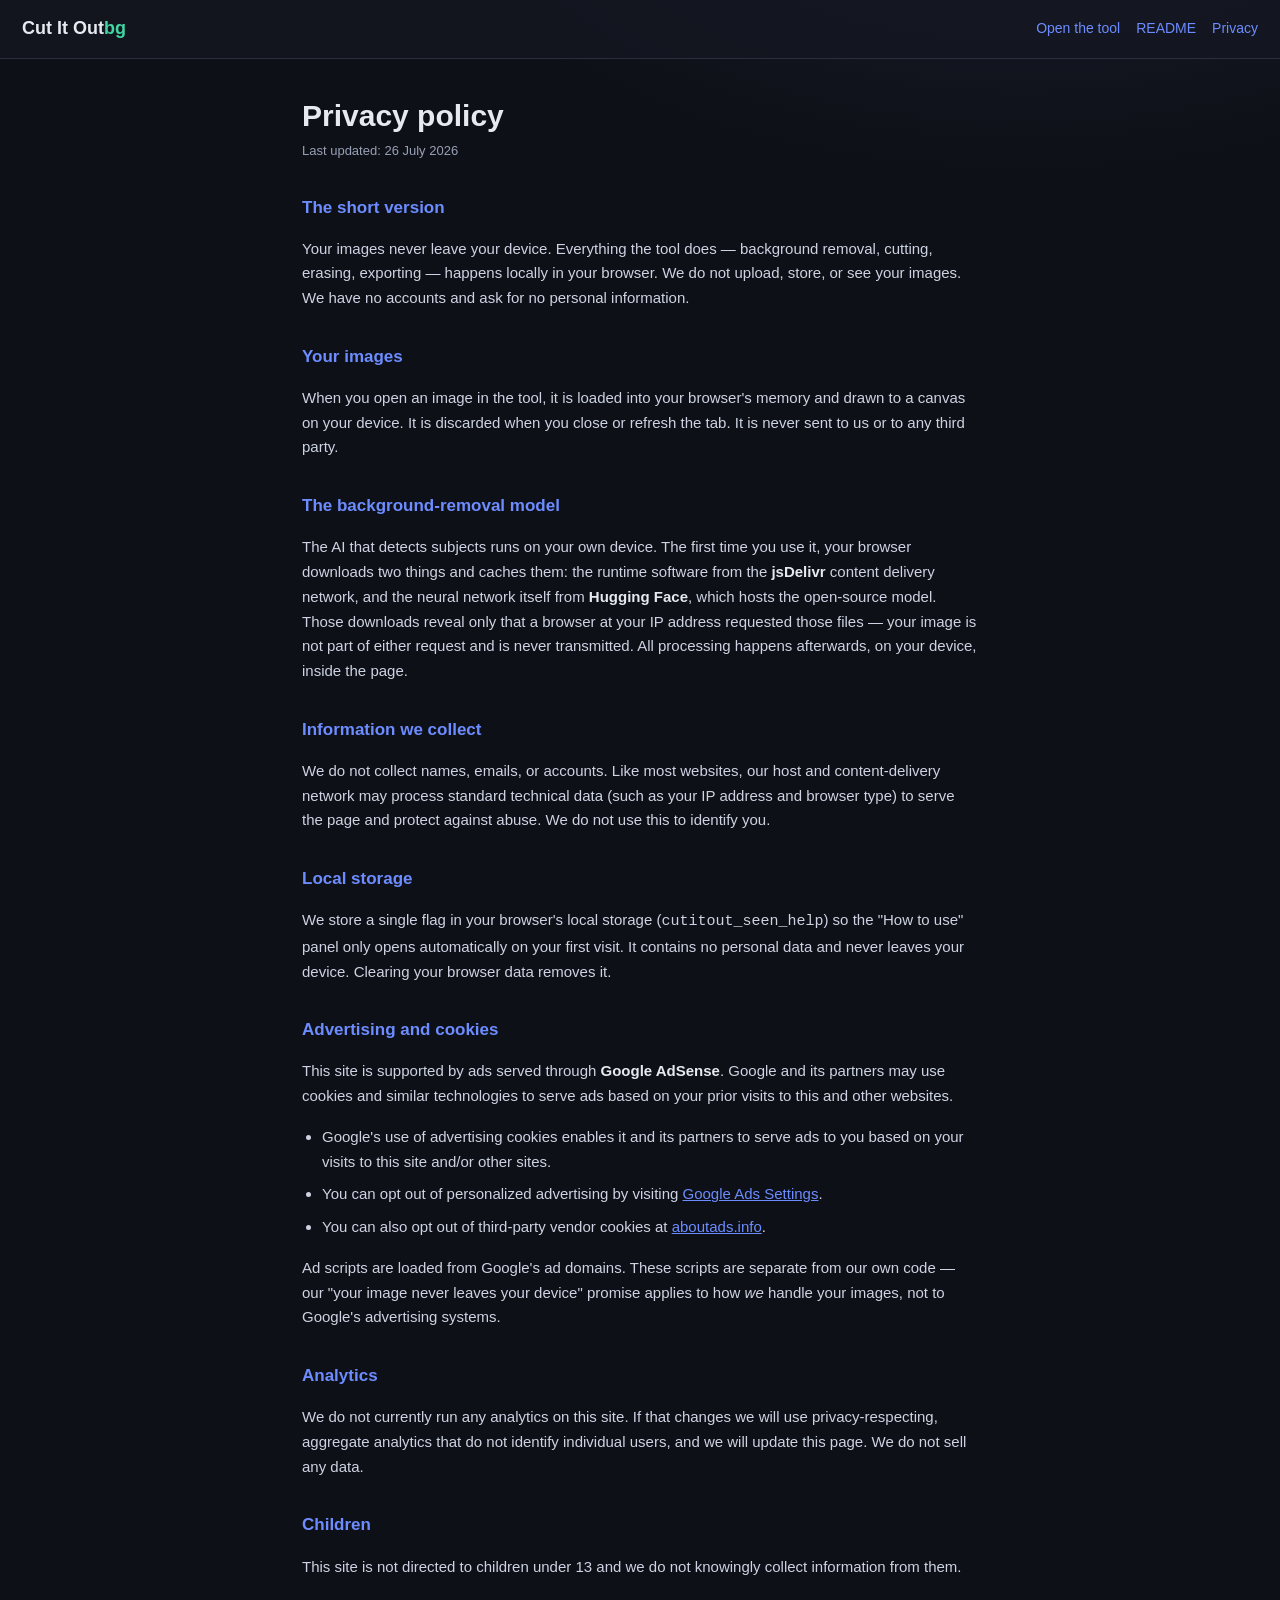
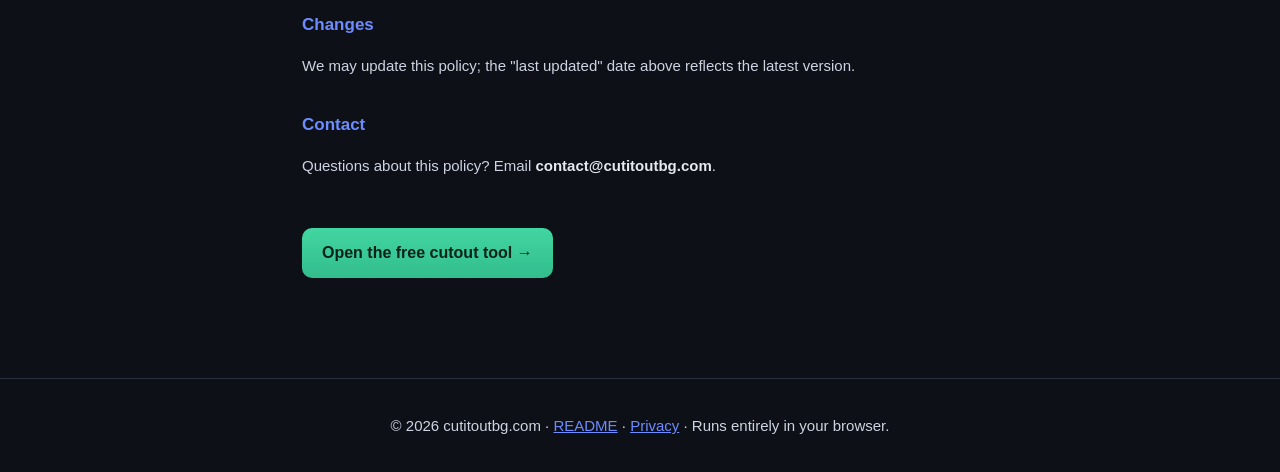
<file: privacy.html>
<!DOCTYPE html>
<html lang="en">
<head>
<meta charset="utf-8">
<meta name="viewport" content="width=device-width, initial-scale=1">
<title>Privacy Policy — CutItOut</title>
<meta name="description" content="How cutitoutbg.com handles your data: your images are processed only in your browser and never uploaded. Details on advertising cookies and your choices.">
<meta name="referrer" content="strict-origin-when-cross-origin">
<link rel="canonical" href="https://www.cutitoutbg.com/privacy.html">

<meta property="og:type"        content="article">
<meta property="og:url"         content="https://www.cutitoutbg.com/privacy.html">
<meta property="og:title"       content="Privacy Policy — CutItOut">
<meta property="og:description" content="Your images are processed only in your browser and never uploaded.">
<meta property="og:image"       content="https://www.cutitoutbg.com/og-image.png">
<meta property="og:site_name"   content="CutItOut">
<meta name="theme-color" content="#0e1017">

<script async src="https://pagead2.googlesyndication.com/pagead/js/adsbygoogle.js?client=ca-pub-6423038605227421" crossorigin="anonymous"></script>

<style>
  /* Self-contained by design. This page previously linked /css/style.css,
     which has never existed in this repo — the policy rendered as unstyled
     black-on-white text, which looks abandoned on a page AdSense reviewers
     read. Inlining costs ~2KB and removes a 404 and a render-blocking
     round-trip. */
  :root{
    --bg:#0e1017; --panel:#171a24; --line:#2a2f40;
    --txt:#e7e9f0; --muted:#98a0b5; --accent:#6c8cff; --accent2:#41d6a2;
  }
  *{box-sizing:border-box}
  html{-webkit-text-size-adjust:100%}
  body{
    margin:0; font-family:-apple-system,BlinkMacSystemFont,"Segoe UI",Roboto,Helvetica,Arial,sans-serif;
    background:radial-gradient(1200px 700px at 80% -10%,#1b2030 0,var(--bg) 55%) no-repeat;
    background-color:var(--bg); color:var(--txt); line-height:1.65; min-height:100vh;
  }
  a{color:var(--accent)}
  a:hover{color:var(--accent2)}
  .site-header{
    display:flex; align-items:center; gap:18px; flex-wrap:wrap;
    padding:14px 22px; border-bottom:1px solid var(--line); background:rgba(20,23,33,.7);
  }
  .brand{font-weight:700; font-size:18px; color:var(--txt); text-decoration:none}
  .brand span{color:var(--accent2)}
  .site-header nav{display:flex; gap:16px; margin-left:auto; font-size:14px}
  .site-header nav a{text-decoration:none}
  main{max-width:720px; margin:0 auto; padding:38px 22px 60px}
  h1{font-size:30px; margin:0 0 6px; line-height:1.25}
  h2{font-size:17px; margin:32px 0 8px; color:var(--accent)}
  .meta{color:var(--muted); font-size:13px; margin:0 0 26px}
  p,li{color:#cdd3e2; font-size:15px}
  ul{padding-left:20px}
  li{margin-bottom:8px}
  strong{color:var(--txt)}
  .cta{
    display:inline-block; margin-top:34px; padding:12px 20px; border-radius:10px;
    background:linear-gradient(180deg,var(--accent2),#33bd8d); color:#06231a;
    font-weight:700; text-decoration:none;
  }
  .cta:hover{color:#06231a; filter:brightness(1.06)}
  .site-footer{
    border-top:1px solid var(--line); margin-top:40px; padding:20px 22px;
    color:var(--muted); font-size:13px; text-align:center;
  }
  @media (max-width:520px){ h1{font-size:25px} main{padding:26px 18px 44px} }
</style>
</head>
<body>
<header class="site-header">
  <a class="brand" href="/">Cut It Out<span>bg</span></a>
  <nav>
    <a href="/">Open the tool</a>
    <a href="/readme.html">README</a>
    <a href="/privacy.html">Privacy</a>
  </nav>
</header>

<main>
  <h1>Privacy policy</h1>
  <!-- Hard-coded. This was previously generated with new Date() on each load,
       so the policy claimed to have been revised the very day you read it —
       misleading, and a signal reviewers treat as an unmaintained page. -->
  <p class="meta">Last updated: 26 July 2026</p>

  <h2>The short version</h2>
  <p>Your images never leave your device. Everything the tool does — background
  removal, cutting, erasing, exporting — happens locally in your browser. We do
  not upload, store, or see your images. We have no accounts and ask for no
  personal information.</p>

  <h2>Your images</h2>
  <p>When you open an image in the tool, it is loaded into your browser's memory
  and drawn to a canvas on your device. It is discarded when you close or refresh
  the tab. It is never sent to us or to any third party.</p>

  <h2>The background-removal model</h2>
  <p>The AI that detects subjects runs on your own device. The first time you use
  it, your browser downloads two things and caches them: the runtime software from
  the <strong>jsDelivr</strong> content delivery network, and the neural network
  itself from <strong>Hugging Face</strong>, which hosts the open-source model.
  Those downloads reveal only that a browser at your IP address requested those
  files — your image is not part of either request and is never transmitted. All
  processing happens afterwards, on your device, inside the page.</p>

  <h2>Information we collect</h2>
  <p>We do not collect names, emails, or accounts. Like most websites, our host
  and content-delivery network may process standard technical data (such as your
  IP address and browser type) to serve the page and protect against abuse. We do
  not use this to identify you.</p>

  <h2>Local storage</h2>
  <p>We store a single flag in your browser's local storage
  (<code>cutitout_seen_help</code>) so the "How to use" panel only opens
  automatically on your first visit. It contains no personal data and never
  leaves your device. Clearing your browser data removes it.</p>

  <h2>Advertising and cookies</h2>
  <p>This site is supported by ads served through <strong>Google AdSense</strong>.
  Google and its partners may use cookies and similar technologies to serve ads
  based on your prior visits to this and other websites.</p>
  <ul>
    <li>Google's use of advertising cookies enables it and its partners to serve
    ads to you based on your visits to this site and/or other sites.</li>
    <li>You can opt out of personalized advertising by visiting
    <a href="https://www.google.com/settings/ads" rel="nofollow noopener" target="_blank">Google Ads Settings</a>.</li>
    <li>You can also opt out of third-party vendor cookies at
    <a href="https://www.aboutads.info" rel="nofollow noopener" target="_blank">aboutads.info</a>.</li>
  </ul>
  <p>Ad scripts are loaded from Google's ad domains. These scripts are separate
  from our own code — our "your image never leaves your device" promise applies to
  how <em>we</em> handle your images, not to Google's advertising systems.</p>

  <h2>Analytics</h2>
  <p>We do not currently run any analytics on this site. If that changes we will
  use privacy-respecting, aggregate analytics that do not identify individual
  users, and we will update this page. We do not sell any data.</p>

  <h2>Children</h2>
  <p>This site is not directed to children under 13 and we do not knowingly
  collect information from them.</p>

  <h2>Changes</h2>
  <p>We may update this policy; the "last updated" date above reflects the latest
  version.</p>

  <h2>Contact</h2>
  <p>Questions about this policy? Email <strong>contact@cutitoutbg.com</strong>.</p>

  <a class="cta" href="/">Open the free cutout tool →</a>
</main>

<footer class="site-footer">
  <p>© <span id="y">2026</span> cutitoutbg.com ·
     <a href="/readme.html">README</a> ·
     <a href="/privacy.html">Privacy</a> ·
     Runs entirely in your browser.</p>
</footer>
<script>document.getElementById("y").textContent=new Date().getFullYear();</script>
</body>
</html>
</file>
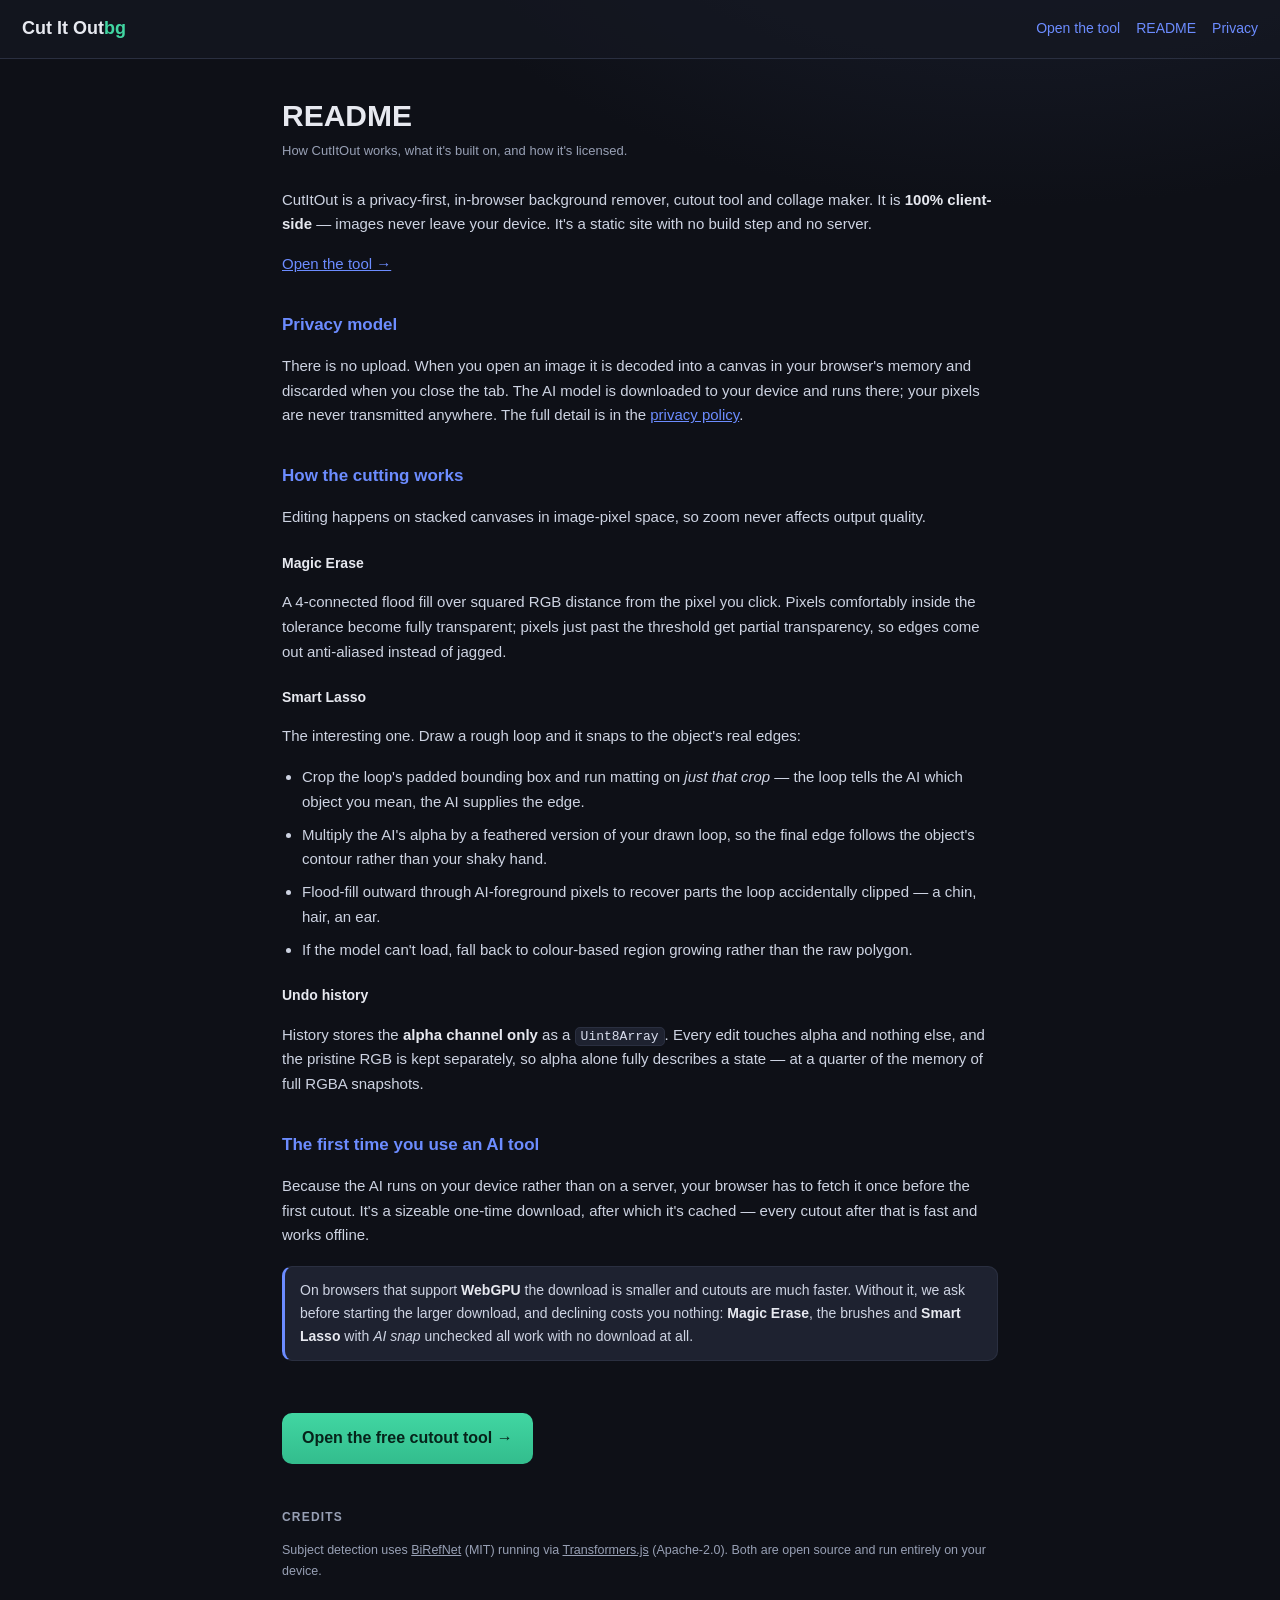
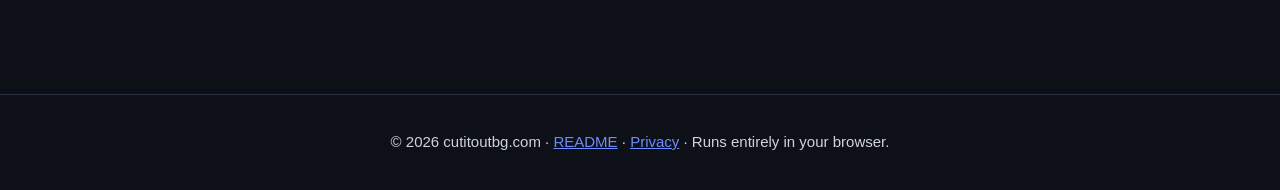
<file: readme.html>
<!DOCTYPE html>
<html lang="en">
<head>
<meta charset="utf-8">
<meta name="viewport" content="width=device-width, initial-scale=1">
<title>README — How CutItOut Works</title>
<meta name="description" content="How CutItOut works: on-device processing, the cutout tools explained, and why your images never leave your browser.">
<meta name="referrer" content="strict-origin-when-cross-origin">
<link rel="canonical" href="https://www.cutitoutbg.com/readme.html">

<meta property="og:type"        content="article">
<meta property="og:url"         content="https://www.cutitoutbg.com/readme.html">
<meta property="og:title"       content="README — How CutItOut Works">
<meta property="og:description" content="How the cutout tools work, and why your images never leave your browser.">
<meta property="og:image"       content="https://www.cutitoutbg.com/og-image.png">
<meta property="og:site_name"   content="CutItOut">
<meta name="theme-color" content="#0e1017">

<link rel="icon" href="data:image/svg+xml,%3Csvg xmlns='http://www.w3.org/2000/svg' viewBox='0 0 32 32'%3E%3Crect width='32' height='32' rx='8' fill='%236c8cff'/%3E%3Ctext y='23' x='16' font-size='18' text-anchor='middle'%3E%E2%9C%82%EF%B8%8F%3C/text%3E%3C/svg%3E">

<script async src="https://pagead2.googlesyndication.com/pagead/js/adsbygoogle.js?client=ca-pub-6423038605227421" crossorigin="anonymous"></script>

<style>
  /* Self-contained, matching privacy.html. No shared stylesheet by design —
     this site has no build step and three pages; a 2KB inline block beats a
     render-blocking round-trip. */
  :root{
    --bg:#0e1017; --panel:#171a24; --panel2:#1e2230; --line:#2a2f40;
    --txt:#e7e9f0; --muted:#98a0b5; --accent:#6c8cff; --accent2:#41d6a2;
  }
  *{box-sizing:border-box}
  html{-webkit-text-size-adjust:100%}
  body{
    margin:0; font-family:-apple-system,BlinkMacSystemFont,"Segoe UI",Roboto,Helvetica,Arial,sans-serif;
    background:radial-gradient(1200px 700px at 80% -10%,#1b2030 0,var(--bg) 55%) no-repeat;
    background-color:var(--bg); color:var(--txt); line-height:1.65; min-height:100vh;
  }
  a{color:var(--accent)}
  a:hover{color:var(--accent2)}
  .site-header{
    display:flex; align-items:center; gap:18px; flex-wrap:wrap;
    padding:14px 22px; border-bottom:1px solid var(--line); background:rgba(20,23,33,.7);
  }
  .brand{font-weight:700; font-size:18px; color:var(--txt); text-decoration:none}
  .brand span{color:var(--accent2)}
  .site-header nav{display:flex; gap:16px; margin-left:auto; font-size:14px}
  .site-header nav a{text-decoration:none}
  main{max-width:760px; margin:0 auto; padding:38px 22px 60px}
  h1{font-size:30px; margin:0 0 6px; line-height:1.25}
  h2{font-size:17px; margin:34px 0 8px; color:var(--accent)}
  h3{font-size:14px; margin:22px 0 6px; color:var(--txt)}
  .meta{color:var(--muted); font-size:13px; margin:0 0 26px}
  p,li{color:#cdd3e2; font-size:15px}
  ul{padding-left:20px}
  li{margin-bottom:8px}
  strong{color:var(--txt)}
  code{
    background:var(--panel2); border:1px solid var(--line); border-radius:5px;
    padding:1px 5px; font-size:13px; font-family:ui-monospace,SFMono-Regular,Menlo,Consolas,monospace;
    color:#d7dcec;
  }
  .note{
    background:var(--panel2); border:1px solid var(--line); border-left:3px solid var(--accent);
    border-radius:10px; padding:12px 15px; margin:18px 0; font-size:14px; color:#cdd3e2;
  }
  .note.warn{border-left-color:#ffb454}
  .credits-h{font-size:12px!important;letter-spacing:1.2px;text-transform:uppercase;
    color:var(--muted)!important;margin:44px 0 6px}
  .credits{font-size:12.5px;color:var(--muted)}
  .credits a{color:var(--muted);text-decoration:underline}
  .credits a:hover{color:var(--accent)}
  .cta{
    display:inline-block; margin-top:34px; padding:12px 20px; border-radius:10px;
    background:linear-gradient(180deg,var(--accent2),#33bd8d); color:#06231a;
    font-weight:700; text-decoration:none;
  }
  .cta:hover{color:#06231a; filter:brightness(1.06)}
  .site-footer{
    border-top:1px solid var(--line); margin-top:40px; padding:20px 22px;
    color:var(--muted); font-size:13px; text-align:center;
  }
  @media (max-width:520px){ h1{font-size:25px} main{padding:26px 18px 44px} table{font-size:13px} }
</style>
</head>
<body>
<header class="site-header">
  <a class="brand" href="/">Cut It Out<span>bg</span></a>
  <nav>
    <a href="/">Open the tool</a>
    <a href="/readme.html">README</a>
    <a href="/privacy.html">Privacy</a>
  </nav>
</header>

<main>
  <h1>README</h1>
  <p class="meta">How CutItOut works, what it's built on, and how it's licensed.</p>

  <p>CutItOut is a privacy-first, in-browser background remover, cutout tool and
  collage maker. It is <strong>100% client-side</strong> — images never leave your
  device. It's a static site with no build step and no server.</p>

  <p><a href="/">Open the tool →</a></p>

  <h2>Privacy model</h2>
  <p>There is no upload. When you open an image it is decoded into a canvas in your
  browser's memory and discarded when you close the tab. The AI model is downloaded
  to your device and runs there; your pixels are never transmitted anywhere. The
  full detail is in the <a href="/privacy.html">privacy policy</a>.</p>

  <h2>How the cutting works</h2>
  <p>Editing happens on stacked canvases in image-pixel space, so zoom never
  affects output quality.</p>

  <h3>Magic Erase</h3>
  <p>A 4-connected flood fill over squared RGB distance from the pixel you click.
  Pixels comfortably inside the tolerance become fully transparent; pixels just
  past the threshold get partial transparency, so edges come out anti-aliased
  instead of jagged.</p>

  <h3>Smart Lasso</h3>
  <p>The interesting one. Draw a rough loop and it snaps to the object's real
  edges:</p>
  <ul>
    <li>Crop the loop's padded bounding box and run matting on <em>just that crop</em> —
    the loop tells the AI which object you mean, the AI supplies the edge.</li>
    <li>Multiply the AI's alpha by a feathered version of your drawn loop, so the
    final edge follows the object's contour rather than your shaky hand.</li>
    <li>Flood-fill outward through AI-foreground pixels to recover parts the loop
    accidentally clipped — a chin, hair, an ear.</li>
    <li>If the model can't load, fall back to colour-based region growing rather
    than the raw polygon.</li>
  </ul>

  <h3>Undo history</h3>
  <p>History stores the <strong>alpha channel only</strong> as a <code>Uint8Array</code>.
  Every edit touches alpha and nothing else, and the pristine RGB is kept
  separately, so alpha alone fully describes a state — at a quarter of the memory
  of full RGBA snapshots.</p>

  <h2>The first time you use an AI tool</h2>
  <p>Because the AI runs on your device rather than on a server, your browser has
  to fetch it once before the first cutout. It's a sizeable one-time download,
  after which it's cached — every cutout after that is fast and works offline.</p>

  <div class="note">
    On browsers that support <strong>WebGPU</strong> the download is smaller and
    cutouts are much faster. Without it, we ask before starting the larger
    download, and declining costs you nothing: <strong>Magic Erase</strong>, the
    brushes and <strong>Smart Lasso</strong> with <em>AI snap</em> unchecked all
    work with no download at all.
  </div>

  <a class="cta" href="/">Open the free cutout tool →</a>

  <!-- Attribution. Kept deliberately small and at the foot rather than as a
       feature section. Strictly this may not be required at all: the MIT and
       Apache-2.0 notice obligations attach to *distributing* copies, and this
       site distributes neither — the browser fetches both straight from their
       original CDNs. Included anyway because it costs nothing and removes the
       question. -->
  <h2 class="credits-h">Credits</h2>
  <p class="credits">Subject detection uses
    <a href="https://github.com/ZhengPeng7/BiRefNet" rel="noopener nofollow" target="_blank">BiRefNet</a>
    (MIT) running via
    <a href="https://github.com/huggingface/transformers.js" rel="noopener nofollow" target="_blank">Transformers.js</a>
    (Apache-2.0). Both are open source and run entirely on your device.</p>
</main>

<footer class="site-footer">
  <p>© <span id="y">2026</span> cutitoutbg.com ·
     <a href="/readme.html">README</a> ·
     <a href="/privacy.html">Privacy</a> ·
     Runs entirely in your browser.</p>
</footer>
<script>document.getElementById("y").textContent=new Date().getFullYear();</script>
</body>
</html>
</file>
